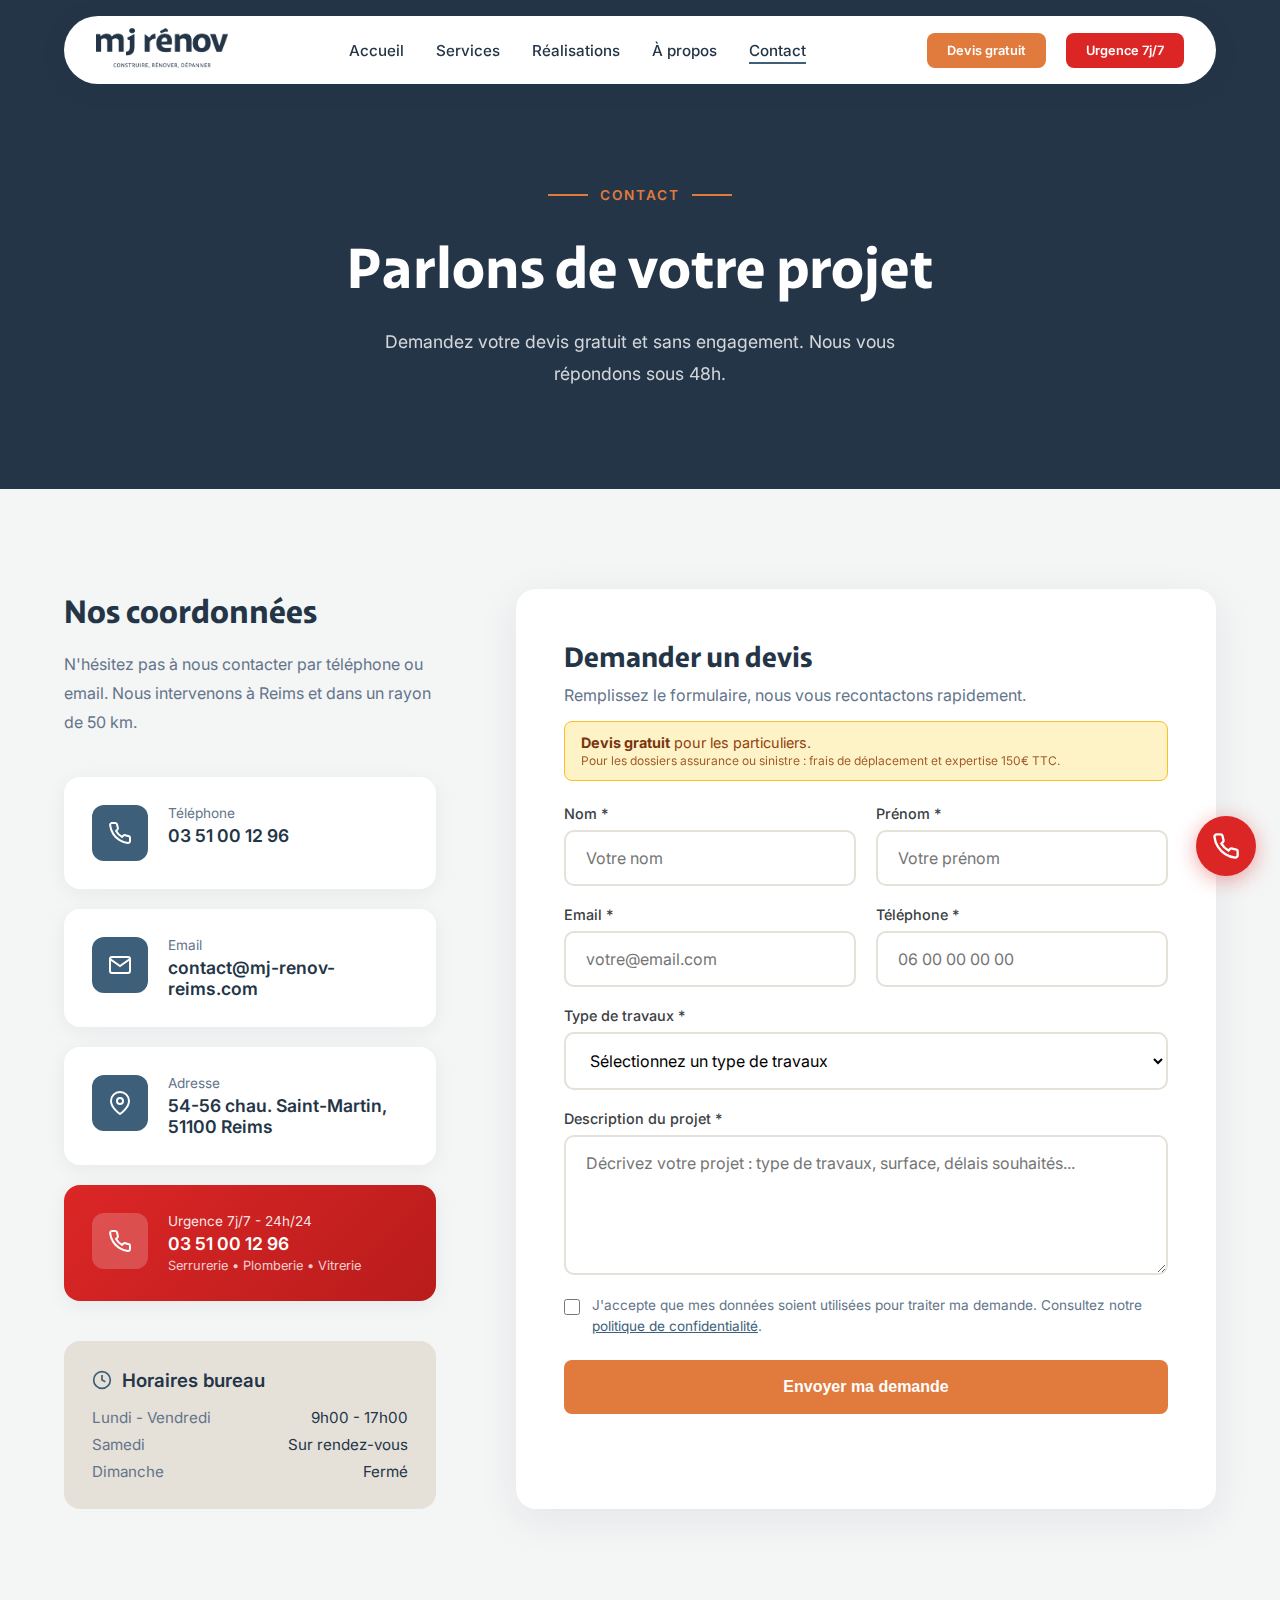
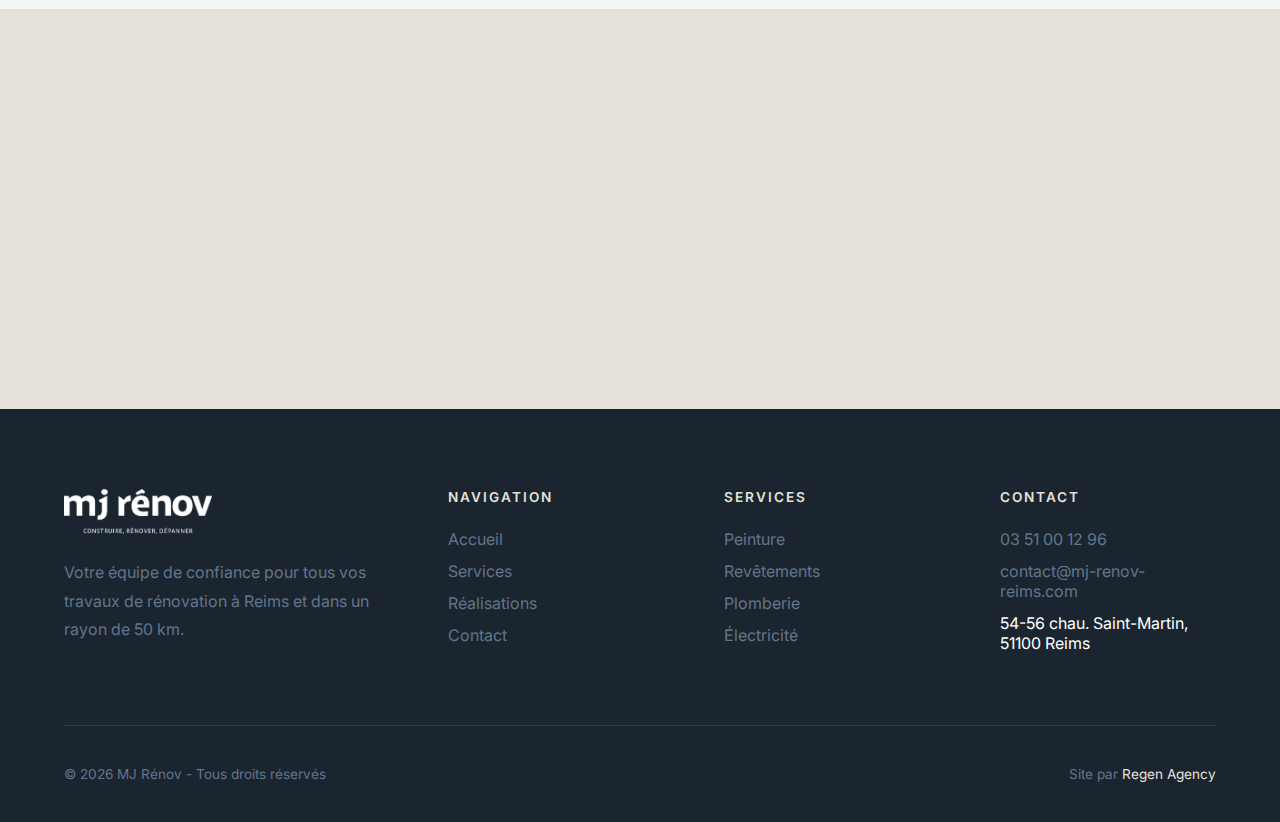
<file: contact.html>
<!DOCTYPE html>
<html lang="fr">
<head>
    <meta charset="UTF-8">
    <meta name="viewport" content="width=device-width, initial-scale=1.0">
    <title>Contact - MJ Rénov | Devis Gratuit Rénovation Reims</title>
    <meta name="description" content="Contactez MJ Rénov pour un devis gratuit. Entreprise de rénovation à Reims : peinture, carrelage, plomberie, électricité. Réponse sous 48h.">
    <link rel="icon" type="image/png" href="favicon.png">
    <link rel="preconnect" href="https://fonts.googleapis.com">
    <link rel="preconnect" href="https://fonts.gstatic.com" crossorigin>
    <link href="https://fonts.googleapis.com/css2?family=Inter:wght@400;500;600;700&display=swap" rel="stylesheet">
    <style>
        @font-face {
            font-family: 'Plein';
            src: url('assets/fonts/Plein-Bold.otf') format('opentype');
            font-weight: 700;
        }

        * { margin: 0; padding: 0; box-sizing: border-box; }

        :root {
            --bleu-profond: #233547;
            --bleu-archi: #3d5f79;
            --graphite: #3b4043;
            --beige-ciment: #e5e1d9;
            --gris-pierre: #f4f5f5;
            --white: #ffffff;
            --gray: #64748b;
            --orange-cta: #e07a3d;
            --font-title: 'Plein', sans-serif;
            --font-body: 'Inter', sans-serif;
        }

        html { scroll-behavior: smooth; }
        body { font-family: var(--font-body); background: var(--gris-pierre); color: var(--bleu-profond); overflow-x: hidden; }

        /* === HEADER === */
        .header { position: fixed; width: 100%; top: 0; z-index: 100; padding: 16px 5%; transition: all 0.4s; }
        .header.scrolled { background: var(--white); box-shadow: 0 4px 30px rgba(35,53,71,0.08); }
        .header__inner { display: flex; justify-content: space-between; align-items: center; max-width: 1400px; margin: 0 auto; background: var(--white); padding: 12px 32px; border-radius: 60px; box-shadow: 0 4px 24px rgba(35,53,71,0.1); }
        .header.scrolled .header__inner { background: transparent; box-shadow: none; padding: 12px 0; }
        .logo img { height: 40px; }
        .nav { display: flex; gap: 32px; }
        .nav a { color: var(--bleu-profond); text-decoration: none; font-size: 0.95rem; font-weight: 500; position: relative; padding: 8px 0; }
        .nav a::after { content: ''; position: absolute; bottom: 4px; left: 0; width: 0; height: 2px; background: var(--bleu-archi); transition: width 0.3s; }
        .nav a:hover::after, .nav a.active::after { width: 100%; }
        .nav__urgence { display: none; background: #dc2626; color: var(--white) !important; padding: 12px 24px !important; border-radius: 8px; animation: pulse-urgence 2s infinite; margin-top: 8px; }
        .nav__urgence::after { display: none !important; }
        @keyframes pulse-urgence { 0%, 100% { box-shadow: 0 0 0 0 rgba(220, 38, 38, 0.4); } 50% { box-shadow: 0 0 0 8px rgba(220, 38, 38, 0); } }
        .header__cta { display: flex; align-items: center; gap: 20px; }
        .header__phone { color: var(--bleu-profond); text-decoration: none; font-weight: 600; font-size: 0.85rem; }

        .btn { padding: 14px 28px; font-weight: 600; font-size: 0.85rem; text-decoration: none; border-radius: 8px; transition: all 0.3s; display: inline-flex; align-items: center; justify-content: center; gap: 10px; border: none; cursor: pointer; }
        .btn--primary { background: var(--orange-cta); color: var(--white); }
        .btn--primary:hover { background: #c96a2f; transform: translateY(-2px); box-shadow: 0 8px 20px rgba(224,122,61,0.3); }
        .btn--sm { padding: 10px 20px; font-size: 0.8rem; }
        .btn--urgence { background: #dc2626; color: var(--white); animation: pulse-urgence 2s infinite; }
        .btn--urgence:hover { background: #b91c1c; transform: translateY(-2px); box-shadow: 0 8px 20px rgba(220, 38, 38, 0.3); }
        .btn--lg { padding: 18px 36px; font-size: 1rem; }

        /* === PAGE HEADER === */
        .page-header { padding: 180px 5% 100px; background: var(--bleu-profond); color: var(--white); text-align: center; }
        .page-header__tag { display: inline-flex; align-items: center; gap: 12px; margin-bottom: 24px; }
        .page-header__tag-line { width: 40px; height: 2px; background: var(--orange-cta); }
        .page-header__tag-text { font-size: 0.85rem; font-weight: 600; text-transform: uppercase; letter-spacing: 2px; color: var(--orange-cta); }
        .page-header__title { font-family: var(--font-title); font-size: 3.5rem; margin-bottom: 20px; }
        .page-header__text { font-size: 1.1rem; opacity: 0.8; max-width: 600px; margin: 0 auto; line-height: 1.8; }

        /* === CONTACT === */
        .contact { padding: 100px 5%; }
        .contact__inner { max-width: 1200px; margin: 0 auto; display: grid; grid-template-columns: 1fr 1.2fr; gap: 80px; }

        .contact__info { }
        .contact__info-title { font-family: var(--font-title); font-size: 2rem; margin-bottom: 16px; }
        .contact__info-text { color: var(--gray); line-height: 1.8; margin-bottom: 40px; }

        .contact__cards { display: flex; flex-direction: column; gap: 20px; }
        .contact-card { display: flex; align-items: flex-start; gap: 20px; padding: 28px; background: var(--white); border-radius: 16px; box-shadow: 0 4px 20px rgba(35,53,71,0.06); }
        .contact-card__icon { width: 56px; height: 56px; display: flex; align-items: center; justify-content: center; background: var(--bleu-archi); color: var(--white); border-radius: 12px; flex-shrink: 0; }
        .contact-card__content { }
        .contact-card__label { font-size: 0.85rem; color: var(--gray); margin-bottom: 4px; }
        .contact-card__value { font-weight: 600; font-size: 1.1rem; color: var(--bleu-profond); }
        .contact-card__value a { color: inherit; text-decoration: none; }
        .contact-card__value a:hover { color: var(--bleu-archi); }
        .contact-card__sub { font-size: 0.8rem; color: var(--gray); margin-top: 4px; }

        .contact-card--urgence { background: linear-gradient(135deg, #dc2626 0%, #b91c1c 100%); }
        .contact-card--urgence .contact-card__icon { background: rgba(255,255,255,0.2); }
        .contact-card--urgence .contact-card__label { color: rgba(255,255,255,0.9); }
        .contact-card--urgence .contact-card__value { color: var(--white); }
        .contact-card--urgence .contact-card__value a { color: var(--white); }
        .contact-card--urgence .contact-card__value a:hover { color: var(--beige-ciment); }
        .contact-card--urgence .contact-card__sub { color: rgba(255,255,255,0.8); }

        .contact__hours { margin-top: 40px; padding: 28px; background: var(--beige-ciment); border-radius: 16px; }
        .contact__hours-title { font-weight: 600; margin-bottom: 16px; display: flex; align-items: center; gap: 10px; }
        .contact__hours-title svg { color: var(--bleu-archi); }
        .contact__hours-list { display: flex; flex-direction: column; gap: 8px; }
        .contact__hours-item { display: flex; justify-content: space-between; font-size: 0.95rem; }
        .contact__hours-item span:first-child { color: var(--gray); }

        /* === FORM === */
        .contact__form { background: var(--white); padding: 48px; border-radius: 20px; box-shadow: 0 10px 40px rgba(35,53,71,0.08); }
        .form__title { font-family: var(--font-title); font-size: 1.75rem; margin-bottom: 8px; }
        .form__subtitle { color: var(--gray); margin-bottom: 16px; }
        .form__notice { background: #fef3c7; border: 1px solid #fbbf24; border-radius: 8px; padding: 12px 16px; margin-bottom: 24px; font-size: 0.9rem; color: #92400e; }
        .form__notice strong { color: #78350f; }
        .form__notice small { opacity: 0.85; }

        .form__grid { display: grid; grid-template-columns: 1fr 1fr; gap: 20px; margin-bottom: 20px; }
        .form__group { display: flex; flex-direction: column; gap: 8px; }
        .form__group--full { grid-column: 1 / -1; }
        .form__label { font-size: 0.9rem; font-weight: 500; color: var(--graphite); }
        .form__input, .form__select, .form__textarea { padding: 16px 20px; border: 2px solid var(--beige-ciment); border-radius: 10px; font-size: 1rem; font-family: inherit; transition: border-color 0.3s, box-shadow 0.3s; background: var(--white); }
        .form__input:focus, .form__select:focus, .form__textarea:focus { outline: none; border-color: var(--bleu-archi); box-shadow: 0 0 0 4px rgba(61,95,121,0.1); }
        .form__textarea { resize: vertical; min-height: 140px; }
        .form__select { cursor: pointer; }

        .form__checkbox { display: flex; align-items: flex-start; gap: 12px; margin-bottom: 24px; }
        .form__checkbox input { width: 20px; height: 20px; margin-top: 2px; cursor: pointer; }
        .form__checkbox label { font-size: 0.85rem; color: var(--gray); line-height: 1.5; }
        .form__checkbox a { color: var(--bleu-archi); }

        .form__submit { width: 100%; }

        /* === MAP === */
        .map { height: 400px; background: var(--beige-ciment); }
        .map iframe { width: 100%; height: 100%; border: 0; }

        /* === FOOTER === */
        .footer { background: #1a2530; color: var(--white); padding: 80px 5% 40px; }
        .footer__grid { display: grid; grid-template-columns: 1.5fr 1fr 1fr 1fr; gap: 60px; max-width: 1400px; margin: 0 auto 60px; }
        .footer__logo img { height: 45px; filter: brightness(0) invert(1); margin-bottom: 20px; }
        .footer__about { color: var(--gray); line-height: 1.8; }
        .footer h4 { font-size: 0.85rem; font-weight: 600; text-transform: uppercase; letter-spacing: 2px; color: var(--beige-ciment); margin-bottom: 24px; }
        .footer ul { list-style: none; }
        .footer ul li { margin-bottom: 12px; }
        .footer a { color: var(--gray); text-decoration: none; transition: color 0.3s; }
        .footer a:hover { color: var(--beige-ciment); }
        .footer__bottom { max-width: 1400px; margin: 0 auto; padding-top: 40px; border-top: 1px solid rgba(255,255,255,0.1); display: flex; justify-content: space-between; font-size: 0.85rem; color: var(--gray); }
        .footer__bottom a { color: var(--beige-ciment); }

        /* === FLOATING PHONE === */
        .floating-phone { position: fixed; bottom: 24px; right: 24px; z-index: 999; width: 60px; height: 60px; background: #dc2626; border-radius: 50%; display: flex; align-items: center; justify-content: center; color: white; text-decoration: none; box-shadow: 0 4px 20px rgba(220, 38, 38, 0.4); animation: pulse-urgence 2s infinite; transition: transform 0.3s; }
        .floating-phone:hover { transform: scale(1.1); }
        .floating-phone__tooltip { position: absolute; right: 70px; background: #dc2626; color: white; padding: 8px 16px; border-radius: 8px; font-size: 0.85rem; font-weight: 600; white-space: nowrap; opacity: 0; transition: opacity 0.3s; pointer-events: none; }
        .floating-phone:hover .floating-phone__tooltip { opacity: 1; }

        /* === MENU BURGER === */
        .menu-toggle { display: none; flex-direction: column; justify-content: center; gap: 5px; width: 28px; height: 28px; cursor: pointer; z-index: 1001; }
        .menu-toggle span { display: block; width: 100%; height: 2px; background: var(--bleu-profond); transition: all 0.3s; }
        .menu-toggle.active span:nth-child(1) { transform: rotate(45deg) translate(5px, 5px); }
        .menu-toggle.active span:nth-child(2) { opacity: 0; }
        .menu-toggle.active span:nth-child(3) { transform: rotate(-45deg) translate(5px, -5px); }

        /* === RESPONSIVE === */
        @media (max-width: 1024px) {
            .contact__inner { grid-template-columns: 1fr; gap: 60px; }
            .page-header__title { font-size: 2.5rem; }
            .footer__grid { grid-template-columns: 1fr 1fr; }
        }
        @media (max-width: 768px) {
            .header { padding: 12px 4%; }
            .header__inner { padding: 10px 16px; border-radius: 40px; }
            .logo img { height: 32px; }
            .menu-toggle { display: flex; }
            .nav { position: fixed; top: 0; left: 0; right: 0; bottom: 0; background: var(--white); flex-direction: column; justify-content: center; align-items: center; gap: 24px; opacity: 0; visibility: hidden; transition: all 0.3s; z-index: 1000; }
            .nav.active { opacity: 1; visibility: visible; }
            .nav a { font-size: 1.25rem; padding: 12px 0; }
            .header__cta { display: none; }
            .nav__urgence { display: inline-flex; }
            .page-header { padding: 120px 5% 50px; }
            .page-header__title { font-size: 1.75rem; }
            .contact { padding: 50px 5%; }
            .contact__info-title { font-size: 1.5rem; }
            .contact__info-text { font-size: 0.95rem; }
            .contact__cards { gap: 16px; }
            .contact-card { padding: 20px; }
            .contact__form { padding: 28px 20px; }
            .contact__form-title { font-size: 1.5rem; }
            .form__grid { grid-template-columns: 1fr; gap: 16px; }
            .form__group input, .form__group select, .form__group textarea { font-size: 16px; }
            .map iframe { height: 250px; }
            .footer { padding: 48px 5% 24px; }
            .footer__grid { grid-template-columns: 1fr; text-align: center; gap: 32px; }
            .footer__bottom { flex-direction: column; gap: 12px; text-align: center; padding-top: 24px; }
        }
        @media (max-width: 480px) {
            .page-header__title { font-size: 1.5rem; }
            .contact__info-title { font-size: 1.35rem; }
            .contact__form-title { font-size: 1.35rem; }
        }
    </style>
</head>
<body>

    <header class="header" id="header">
        <div class="header__inner">
            <a href="index.html" class="logo"><img src="assets/images/logo.png" alt="MJ Rénov"></a>
            <nav class="nav" id="nav">
                <a href="index.html">Accueil</a>
                <a href="services.html">Services</a>
                <a href="realisations.html">Réalisations</a>
                <a href="a-propos.html">À propos</a>
                <a href="contact.html" class="active">Contact</a>
                <a href="depannage.html" class="nav__urgence">Urgence 7j/7</a>
            </nav>
            <div class="header__cta">
                <a href="contact.html" class="btn btn--primary btn--sm">Devis gratuit</a>
                <a href="depannage.html" class="btn btn--urgence btn--sm">Urgence 7j/7</a>
            </div>
            <div class="menu-toggle" id="menuToggle">
                <span></span>
                <span></span>
                <span></span>
            </div>
        </div>
    </header>

    <section class="page-header">
        <div class="page-header__tag">
            <span class="page-header__tag-line"></span>
            <span class="page-header__tag-text">Contact</span>
            <span class="page-header__tag-line"></span>
        </div>
        <h1 class="page-header__title">Parlons de votre projet</h1>
        <p class="page-header__text">Demandez votre devis gratuit et sans engagement. Nous vous répondons sous 48h.</p>
    </section>

    <section class="contact">
        <div class="contact__inner">
            <div class="contact__info">
                <h2 class="contact__info-title">Nos coordonnées</h2>
                <p class="contact__info-text">N'hésitez pas à nous contacter par téléphone ou email. Nous intervenons à Reims et dans un rayon de 50 km.</p>

                <div class="contact__cards">
                    <div class="contact-card">
                        <div class="contact-card__icon">
                            <svg width="24" height="24" viewBox="0 0 24 24" fill="none" stroke="currentColor" stroke-width="2"><path d="M22 16.92v3a2 2 0 0 1-2.18 2 19.79 19.79 0 0 1-8.63-3.07 19.5 19.5 0 0 1-6-6 19.79 19.79 0 0 1-3.07-8.67A2 2 0 0 1 4.11 2h3a2 2 0 0 1 2 1.72 12.84 12.84 0 0 0 .7 2.81 2 2 0 0 1-.45 2.11L8.09 9.91a16 16 0 0 0 6 6l1.27-1.27a2 2 0 0 1 2.11-.45 12.84 12.84 0 0 0 2.81.7A2 2 0 0 1 22 16.92z"></path></svg>
                        </div>
                        <div class="contact-card__content">
                            <div class="contact-card__label">Téléphone</div>
                            <div class="contact-card__value"><a href="tel:0351001296">03 51 00 12 96</a></div>
                        </div>
                    </div>

                    <div class="contact-card">
                        <div class="contact-card__icon">
                            <svg width="24" height="24" viewBox="0 0 24 24" fill="none" stroke="currentColor" stroke-width="2"><path d="M4 4h16c1.1 0 2 .9 2 2v12c0 1.1-.9 2-2 2H4c-1.1 0-2-.9-2-2V6c0-1.1.9-2 2-2z"></path><polyline points="22,6 12,13 2,6"></polyline></svg>
                        </div>
                        <div class="contact-card__content">
                            <div class="contact-card__label">Email</div>
                            <div class="contact-card__value"><a href="mailto:contact@mj-renov-reims.com">contact@mj-renov-reims.com</a></div>
                        </div>
                    </div>

                    <div class="contact-card">
                        <div class="contact-card__icon">
                            <svg width="24" height="24" viewBox="0 0 24 24" fill="none" stroke="currentColor" stroke-width="2"><path d="M21 10c0 7-9 13-9 13s-9-6-9-13a9 9 0 0 1 18 0z"></path><circle cx="12" cy="10" r="3"></circle></svg>
                        </div>
                        <div class="contact-card__content">
                            <div class="contact-card__label">Adresse</div>
                            <div class="contact-card__value">54-56 chau. Saint-Martin, 51100 Reims</div>
                        </div>
                    </div>

                    <div class="contact-card contact-card--urgence">
                        <div class="contact-card__icon">
                            <svg width="24" height="24" viewBox="0 0 24 24" fill="none" stroke="currentColor" stroke-width="2"><path d="M22 16.92v3a2 2 0 0 1-2.18 2 19.79 19.79 0 0 1-8.63-3.07 19.5 19.5 0 0 1-6-6 19.79 19.79 0 0 1-3.07-8.67A2 2 0 0 1 4.11 2h3a2 2 0 0 1 2 1.72 12.84 12.84 0 0 0 .7 2.81 2 2 0 0 1-.45 2.11L8.09 9.91a16 16 0 0 0 6 6l1.27-1.27a2 2 0 0 1 2.11-.45 12.84 12.84 0 0 0 2.81.7A2 2 0 0 1 22 16.92z"></path></svg>
                        </div>
                        <div class="contact-card__content">
                            <div class="contact-card__label">Urgence 7j/7 - 24h/24</div>
                            <div class="contact-card__value"><a href="tel:0351001296">03 51 00 12 96</a></div>
                            <div class="contact-card__sub">Serrurerie • Plomberie • Vitrerie</div>
                        </div>
                    </div>
                </div>

                <div class="contact__hours">
                    <h3 class="contact__hours-title">
                        <svg width="20" height="20" viewBox="0 0 24 24" fill="none" stroke="currentColor" stroke-width="2"><circle cx="12" cy="12" r="10"></circle><polyline points="12 6 12 12 16 14"></polyline></svg>
                        Horaires bureau
                    </h3>
                    <div class="contact__hours-list">
                        <div class="contact__hours-item">
                            <span>Lundi - Vendredi</span>
                            <span>9h00 - 17h00</span>
                        </div>
                        <div class="contact__hours-item">
                            <span>Samedi</span>
                            <span>Sur rendez-vous</span>
                        </div>
                        <div class="contact__hours-item">
                            <span>Dimanche</span>
                            <span>Fermé</span>
                        </div>
                    </div>
                </div>
            </div>

            <div class="contact__form">
                <h2 class="form__title">Demander un devis</h2>
                <p class="form__subtitle">Remplissez le formulaire, nous vous recontactons rapidement.</p>
                <div class="form__notice">
                    <strong>Devis gratuit</strong> pour les particuliers.<br>
                    <small>Pour les dossiers assurance ou sinistre : frais de déplacement et expertise 150€ TTC.</small>
                </div>

                <form action="#" method="POST">
                    <div class="form__grid">
                        <div class="form__group">
                            <label class="form__label" for="nom">Nom *</label>
                            <input type="text" id="nom" name="nom" class="form__input" required placeholder="Votre nom">
                        </div>
                        <div class="form__group">
                            <label class="form__label" for="prenom">Prénom *</label>
                            <input type="text" id="prenom" name="prenom" class="form__input" required placeholder="Votre prénom">
                        </div>
                        <div class="form__group">
                            <label class="form__label" for="email">Email *</label>
                            <input type="email" id="email" name="email" class="form__input" required placeholder="votre@email.com">
                        </div>
                        <div class="form__group">
                            <label class="form__label" for="telephone">Téléphone *</label>
                            <input type="tel" id="telephone" name="telephone" class="form__input" required placeholder="06 00 00 00 00">
                        </div>
                        <div class="form__group form__group--full">
                            <label class="form__label" for="service">Type de travaux *</label>
                            <select id="service" name="service" class="form__select" required>
                                <option value="">Sélectionnez un type de travaux</option>
                                <option value="peinture">Peinture</option>
                                <option value="carrelage">Carrelage / Revêtements</option>
                                <option value="plomberie">Plomberie</option>
                                <option value="electricite">Électricité</option>
                                <option value="renovation">Rénovation complète</option>
                                <option value="autre">Autre</option>
                            </select>
                        </div>
                        <div class="form__group form__group--full">
                            <label class="form__label" for="message">Description du projet *</label>
                            <textarea id="message" name="message" class="form__textarea" required placeholder="Décrivez votre projet : type de travaux, surface, délais souhaités..."></textarea>
                        </div>
                    </div>

                    <div class="form__checkbox">
                        <input type="checkbox" id="rgpd" name="rgpd" required>
                        <label for="rgpd">J'accepte que mes données soient utilisées pour traiter ma demande. Consultez notre <a href="#">politique de confidentialité</a>.</label>
                    </div>

                    <button type="submit" class="btn btn--primary btn--lg form__submit">Envoyer ma demande</button>
                </form>
            </div>
        </div>
    </section>

    <section class="map">
        <iframe src="https://www.google.com/maps/embed?pb=!1m18!1m12!1m3!1d2618.123456789!2d4.0297!3d49.2583!2m3!1f0!2f0!3f0!3m2!1i1024!2i768!4f13.1!3m3!1m2!1s0x0%3A0x0!2zNDnCsDE1JzI5LjkiTiA0wrAwMSc0Ni45IkU!5e0!3m2!1sfr!2sfr!4v1234567890" allowfullscreen="" loading="lazy" referrerpolicy="no-referrer-when-downgrade"></iframe>
    </section>

    <a href="tel:0351001296" class="floating-phone" aria-label="Appeler MJ Rénov - Urgence">
        <svg width="28" height="28" viewBox="0 0 24 24" fill="none" stroke="currentColor" stroke-width="2"><path d="M22 16.92v3a2 2 0 0 1-2.18 2 19.79 19.79 0 0 1-8.63-3.07 19.5 19.5 0 0 1-6-6 19.79 19.79 0 0 1-3.07-8.67A2 2 0 0 1 4.11 2h3a2 2 0 0 1 2 1.72 12.84 12.84 0 0 0 .7 2.81 2 2 0 0 1-.45 2.11L8.09 9.91a16 16 0 0 0 6 6l1.27-1.27a2 2 0 0 1 2.11-.45 12.84 12.84 0 0 0 2.81.7A2 2 0 0 1 22 16.92z"></path></svg>
        <span class="floating-phone__tooltip">03 51 00 12 96</span>
    </a>

    <footer class="footer">
        <div class="footer__grid">
            <div>
                <div class="footer__logo"><img src="assets/images/logo.png" alt="MJ Rénov"></div>
                <p class="footer__about">Votre équipe de confiance pour tous vos travaux de rénovation à Reims et dans un rayon de 50 km.</p>
            </div>
            <div>
                <h4>Navigation</h4>
                <ul>
                    <li><a href="index.html">Accueil</a></li>
                    <li><a href="services.html">Services</a></li>
                    <li><a href="realisations.html">Réalisations</a></li>
                    <li><a href="contact.html">Contact</a></li>
                </ul>
            </div>
            <div>
                <h4>Services</h4>
                <ul>
                    <li><a href="services.html#peinture">Peinture</a></li>
                    <li><a href="services.html#revetements">Revêtements</a></li>
                    <li><a href="services.html#plomberie">Plomberie</a></li>
                    <li><a href="services.html#electricite">Électricité</a></li>
                </ul>
            </div>
            <div>
                <h4>Contact</h4>
                <ul>
                    <li><a href="tel:0351001296">03 51 00 12 96</a></li>
                    <li><a href="mailto:contact@mj-renov-reims.com">contact@mj-renov-reims.com</a></li>
                    <li>54-56 chau. Saint-Martin, 51100 Reims</li>
                </ul>
            </div>
        </div>
        <div class="footer__bottom">
            <p>© 2026 MJ Rénov - Tous droits réservés</p>
            <p>Site par <a href="https://regen-agency.fr">Regen Agency</a></p>
        </div>
    </footer>

    <script>
        window.addEventListener('scroll', () => {
            const header = document.getElementById('header');
            header.classList.toggle('scrolled', window.scrollY > 50);
        });

        const menuToggle = document.getElementById('menuToggle');
        const nav = document.getElementById('nav');
        menuToggle.addEventListener('click', () => {
            menuToggle.classList.toggle('active');
            nav.classList.toggle('active');
            document.body.style.overflow = nav.classList.contains('active') ? 'hidden' : '';
        });
        nav.querySelectorAll('a').forEach(link => {
            link.addEventListener('click', () => {
                menuToggle.classList.remove('active');
                nav.classList.remove('active');
                document.body.style.overflow = '';
            });
        });
    </script>

</body>
</html>
</file>
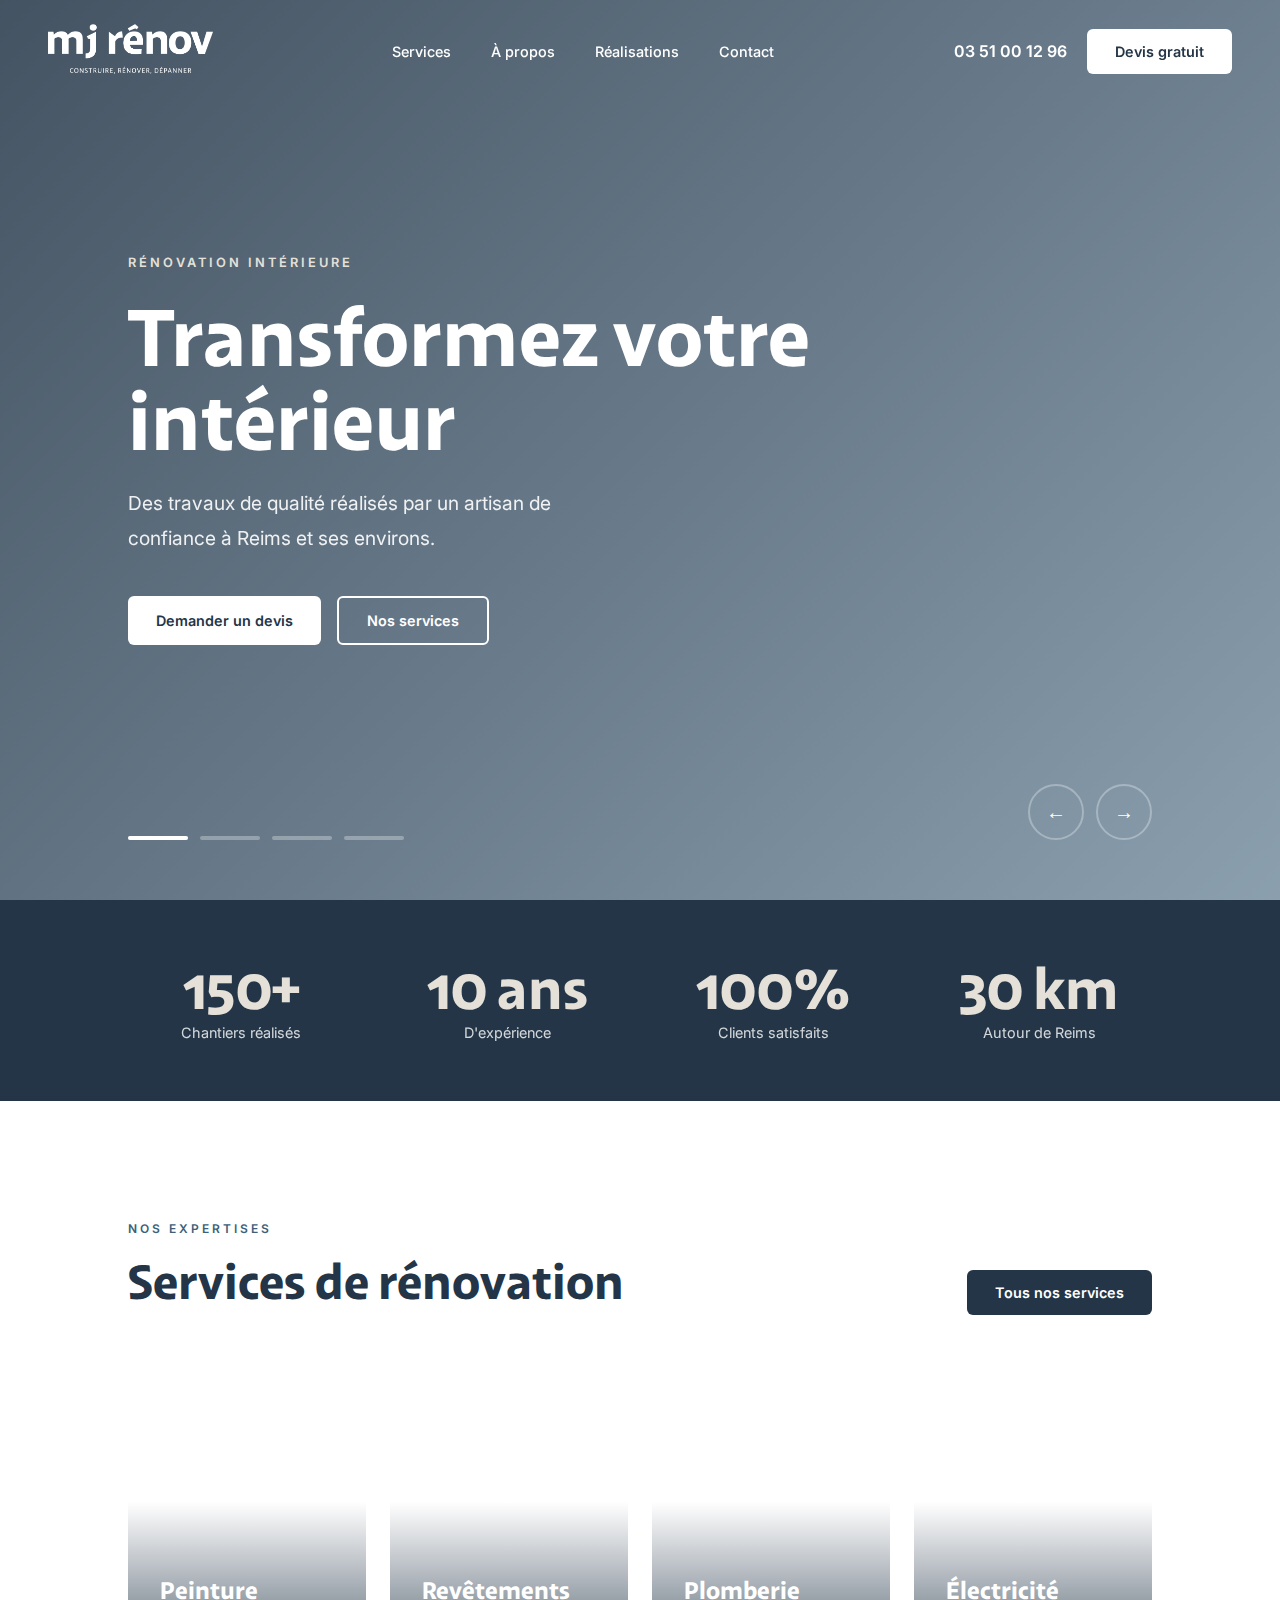
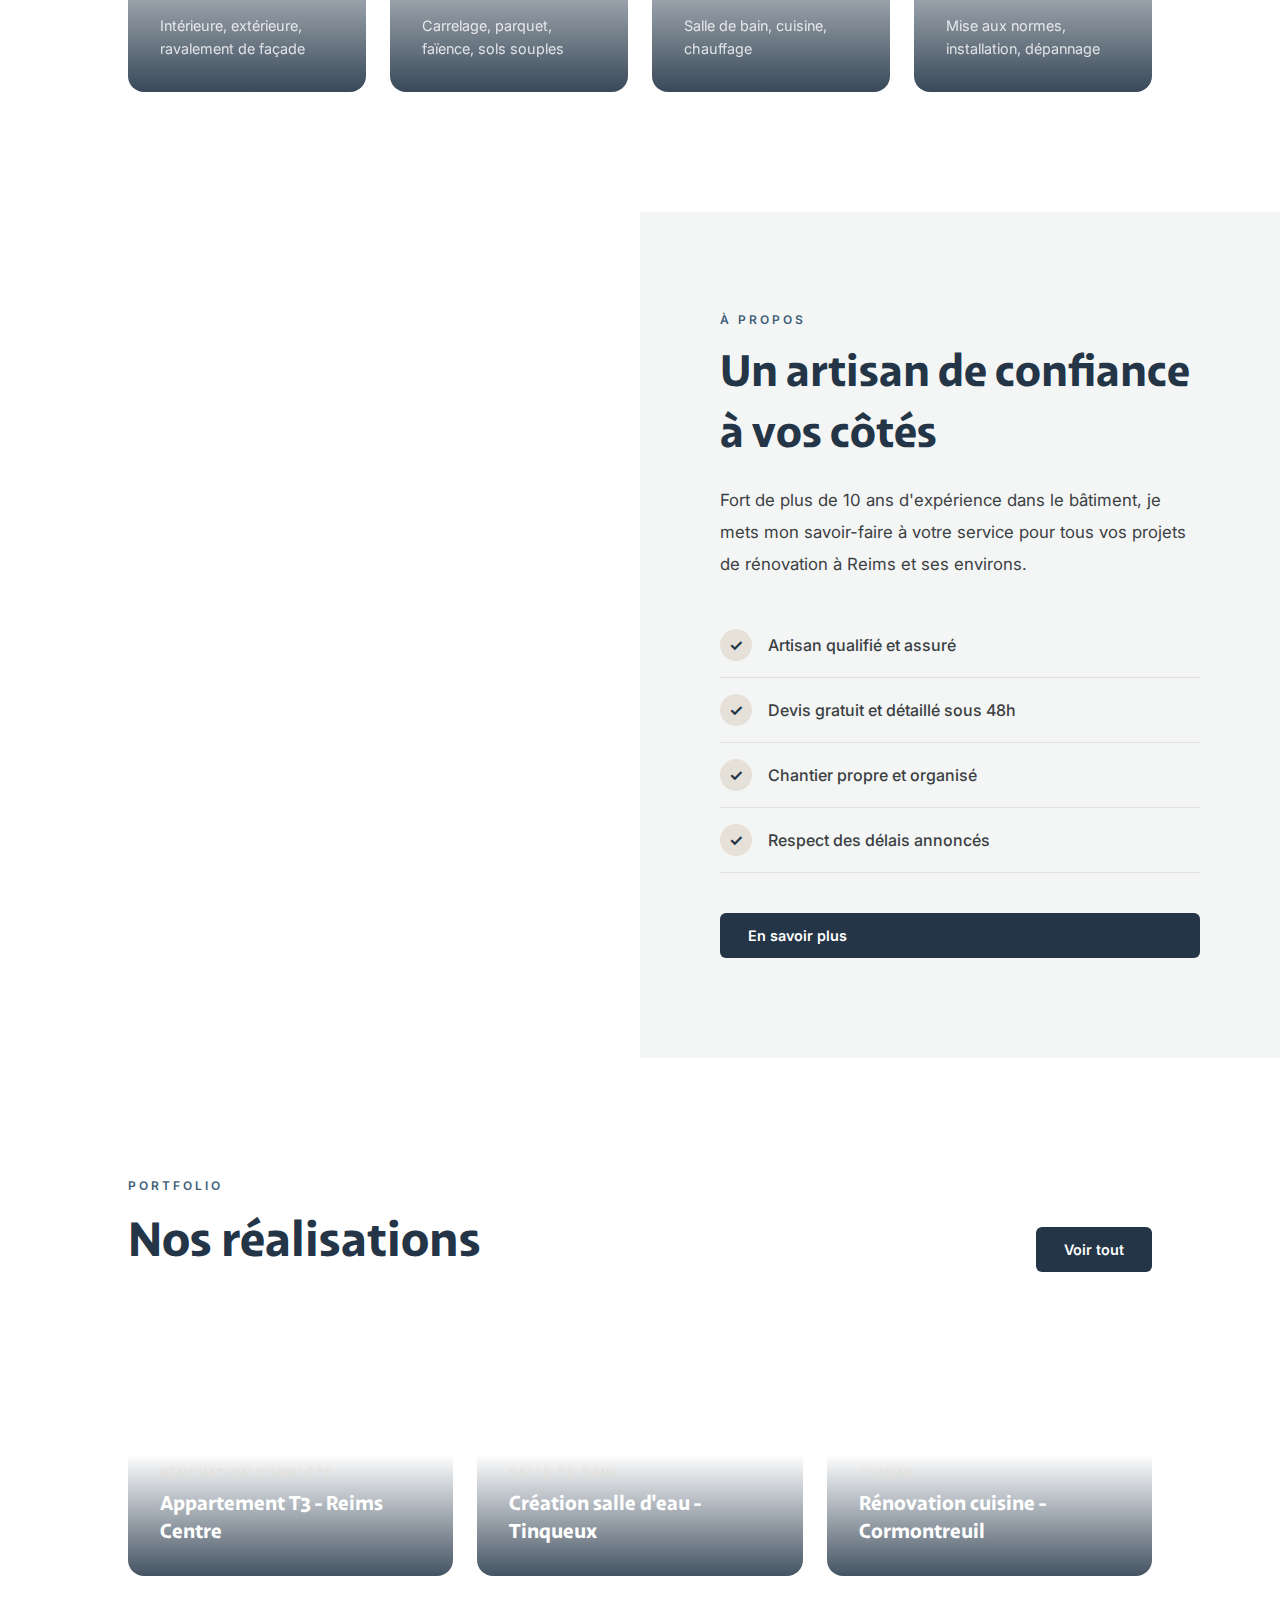
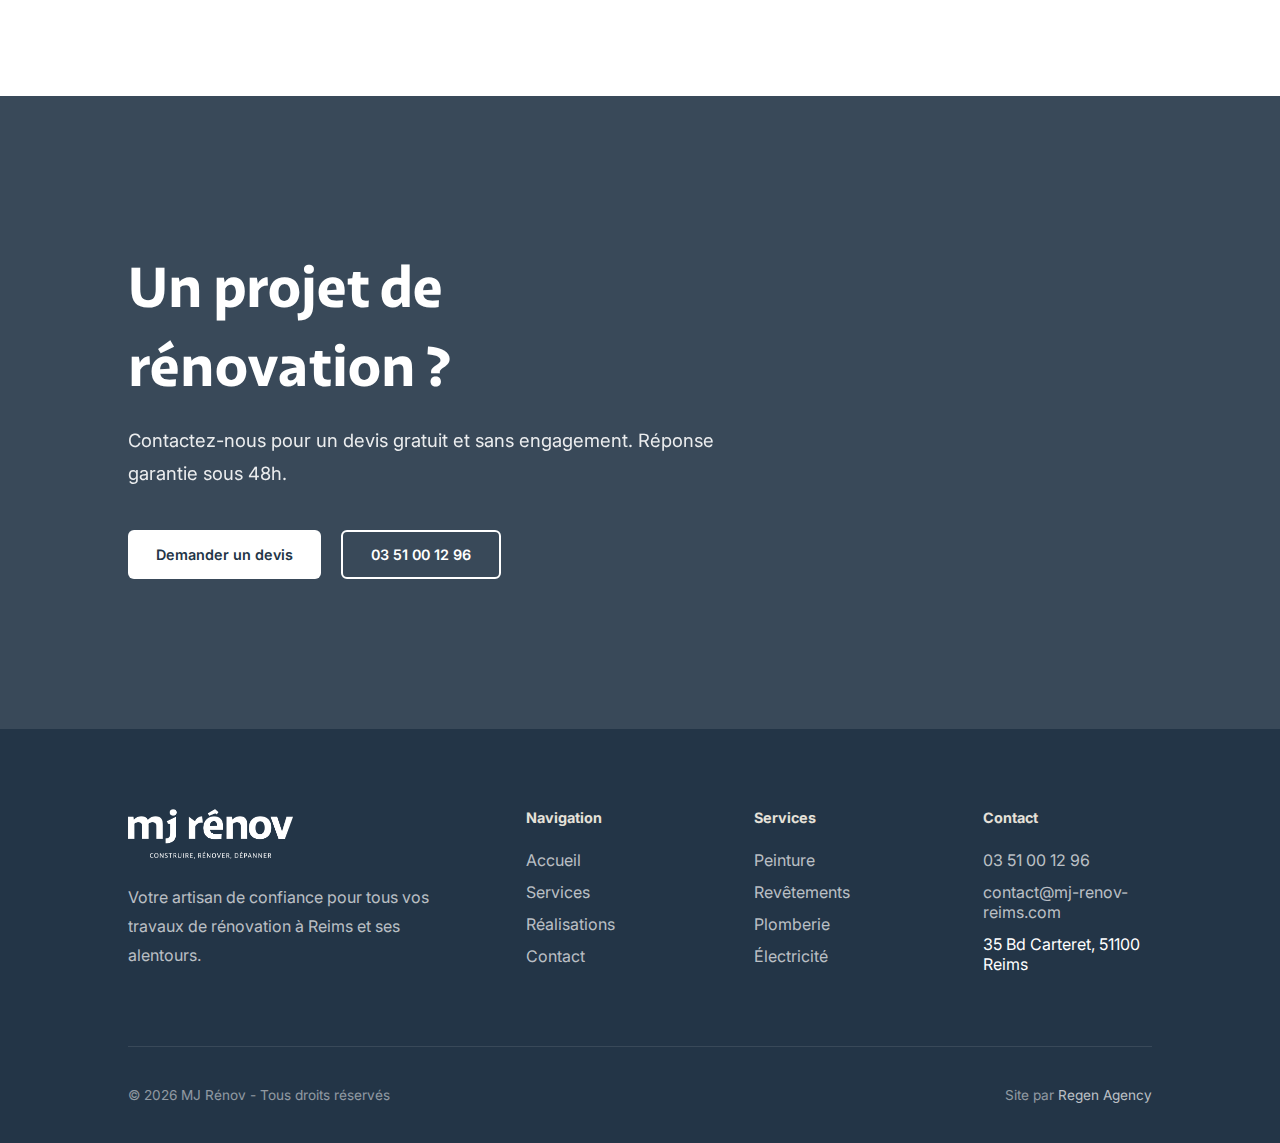
<file: demo-1-slider.html>
<!DOCTYPE html>
<html lang="fr">
<head>
    <meta charset="UTF-8">
    <meta name="viewport" content="width=device-width, initial-scale=1.0">
    <title>MJ Rénov - Demo 1 : Slider Hero</title>
    <link rel="icon" type="image/png" href="favicon.png">
    <link rel="preconnect" href="https://fonts.googleapis.com">
    <link rel="preconnect" href="https://fonts.gstatic.com" crossorigin>
    <link href="https://fonts.googleapis.com/css2?family=Inter:wght@400;500;600;700&display=swap" rel="stylesheet">
    <style>
        @font-face {
            font-family: 'Plein';
            src: url('assets/fonts/Plein-Bold.otf') format('opentype');
            font-weight: 700;
        }

        * { margin: 0; padding: 0; box-sizing: border-box; }

        :root {
            --bleu-profond: #233547;
            --bleu-archi: #3d5f79;
            --graphite: #3b4043;
            --beige-ciment: #e5e1d9;
            --gris-pierre: #f4f5f5;
            --white: #ffffff;
            --font-title: 'Plein', sans-serif;
            --font-body: 'Inter', sans-serif;
        }

        body {
            font-family: var(--font-body);
            color: var(--graphite);
            overflow-x: hidden;
        }

        /* === HEADER TRANSPARENT === */
        .header {
            position: fixed;
            width: 100%;
            top: 0;
            z-index: 100;
            padding: 24px 48px;
            display: flex;
            justify-content: space-between;
            align-items: center;
            transition: all 0.4s;
        }

        .header.scrolled {
            background: rgba(255,255,255,0.95);
            backdrop-filter: blur(10px);
            padding: 16px 48px;
            box-shadow: 0 4px 30px rgba(0,0,0,0.1);
        }

        .logo img {
            height: 50px;
            filter: brightness(0) invert(1);
            transition: filter 0.4s;
        }

        .header.scrolled .logo img {
            filter: none;
        }

        .nav {
            display: flex;
            gap: 40px;
        }

        .nav a {
            color: var(--white);
            text-decoration: none;
            font-weight: 500;
            font-size: 0.9rem;
            transition: all 0.3s;
        }

        .header.scrolled .nav a {
            color: var(--graphite);
        }

        .nav a:hover {
            opacity: 0.7;
        }

        .header__cta {
            display: flex;
            align-items: center;
            gap: 20px;
        }

        .header__phone {
            color: var(--white);
            text-decoration: none;
            font-weight: 600;
            transition: color 0.4s;
        }

        .header.scrolled .header__phone {
            color: var(--graphite);
        }

        .btn {
            padding: 14px 28px;
            font-weight: 600;
            font-size: 0.9rem;
            text-decoration: none;
            border-radius: 6px;
            transition: all 0.3s;
            display: inline-flex;
            align-items: center;
            gap: 8px;
        }

        .btn--white {
            background: var(--white);
            color: var(--bleu-profond);
        }

        .btn--white:hover {
            background: var(--beige-ciment);
            transform: translateY(-2px);
        }

        .btn--primary {
            background: var(--bleu-profond);
            color: var(--white);
        }

        .btn--primary:hover {
            background: var(--bleu-archi);
        }

        /* === HERO SLIDER === */
        .hero-slider {
            position: relative;
            height: 100vh;
            overflow: hidden;
        }

        .slide {
            position: absolute;
            inset: 0;
            opacity: 0;
            transition: opacity 1s ease-in-out;
        }

        .slide.active {
            opacity: 1;
        }

        .slide__bg {
            position: absolute;
            inset: 0;
            background-size: cover;
            background-position: center;
            transform: scale(1.1);
            transition: transform 6s ease-out;
        }

        .slide.active .slide__bg {
            transform: scale(1);
        }

        .slide:nth-child(1) .slide__bg {
            background-image: url('https://images.unsplash.com/photo-1562259949-e8e7689d7828?w=1920&q=80');
        }
        .slide:nth-child(2) .slide__bg {
            background-image: url('https://images.unsplash.com/photo-1484154218962-a197022b5858?w=1920&q=80');
        }
        .slide:nth-child(3) .slide__bg {
            background-image: url('https://images.unsplash.com/photo-1556909114-f6e7ad7d3136?w=1920&q=80');
        }
        .slide:nth-child(4) .slide__bg {
            background-image: url('https://images.unsplash.com/photo-1585128792020-803d29415281?w=1920&q=80');
        }

        .slide__overlay {
            position: absolute;
            inset: 0;
            background: linear-gradient(135deg, rgba(35,53,71,0.85) 0%, rgba(61,95,121,0.6) 100%);
        }

        .slide__content {
            position: absolute;
            inset: 0;
            display: flex;
            flex-direction: column;
            justify-content: center;
            padding: 0 10%;
            color: var(--white);
        }

        .slide__tag {
            font-size: 0.8rem;
            font-weight: 600;
            text-transform: uppercase;
            letter-spacing: 3px;
            color: var(--beige-ciment);
            margin-bottom: 24px;
            opacity: 0;
            transform: translateY(30px);
            transition: all 0.8s 0.3s;
        }

        .slide.active .slide__tag {
            opacity: 1;
            transform: translateY(0);
        }

        .slide__title {
            font-family: var(--font-title);
            font-size: 5rem;
            font-weight: 700;
            line-height: 1.05;
            max-width: 700px;
            margin-bottom: 24px;
            opacity: 0;
            transform: translateY(50px);
            transition: all 0.8s 0.5s;
        }

        .slide.active .slide__title {
            opacity: 1;
            transform: translateY(0);
        }

        .slide__text {
            font-size: 1.2rem;
            max-width: 500px;
            opacity: 0.9;
            margin-bottom: 40px;
            line-height: 1.8;
            opacity: 0;
            transform: translateY(30px);
            transition: all 0.8s 0.7s;
        }

        .slide.active .slide__text {
            opacity: 0.9;
            transform: translateY(0);
        }

        .slide__cta {
            display: flex;
            gap: 16px;
            opacity: 0;
            transform: translateY(30px);
            transition: all 0.8s 0.9s;
        }

        .slide.active .slide__cta {
            opacity: 1;
            transform: translateY(0);
        }

        .btn--outline-white {
            background: transparent;
            color: var(--white);
            border: 2px solid var(--white);
        }

        .btn--outline-white:hover {
            background: var(--white);
            color: var(--bleu-profond);
        }

        /* Slider Navigation */
        .slider-nav {
            position: absolute;
            bottom: 60px;
            left: 10%;
            display: flex;
            gap: 12px;
            z-index: 10;
        }

        .slider-dot {
            width: 60px;
            height: 4px;
            background: rgba(255,255,255,0.3);
            border-radius: 2px;
            cursor: pointer;
            transition: all 0.3s;
            position: relative;
            overflow: hidden;
        }

        .slider-dot::after {
            content: '';
            position: absolute;
            left: 0;
            top: 0;
            height: 100%;
            width: 0;
            background: var(--white);
            transition: width 5s linear;
        }

        .slider-dot.active::after {
            width: 100%;
        }

        .slider-arrows {
            position: absolute;
            bottom: 60px;
            right: 10%;
            display: flex;
            gap: 12px;
            z-index: 10;
        }

        .slider-arrow {
            width: 56px;
            height: 56px;
            border: 2px solid rgba(255,255,255,0.3);
            background: transparent;
            color: var(--white);
            border-radius: 50%;
            cursor: pointer;
            display: flex;
            align-items: center;
            justify-content: center;
            font-size: 1.25rem;
            transition: all 0.3s;
        }

        .slider-arrow:hover {
            background: var(--white);
            color: var(--bleu-profond);
            border-color: var(--white);
        }

        /* === STATS BAR === */
        .stats-bar {
            background: var(--bleu-profond);
            padding: 60px 10%;
            display: grid;
            grid-template-columns: repeat(4, 1fr);
            gap: 40px;
        }

        .stat-item {
            text-align: center;
            color: var(--white);
        }

        .stat-item__number {
            font-family: var(--font-title);
            font-size: 3.5rem;
            font-weight: 700;
            line-height: 1;
            color: var(--beige-ciment);
        }

        .stat-item__label {
            margin-top: 8px;
            font-size: 0.9rem;
            opacity: 0.8;
        }

        /* === SERVICES === */
        .services {
            padding: 120px 10%;
            background: var(--white);
        }

        .section-header {
            display: flex;
            justify-content: space-between;
            align-items: flex-end;
            margin-bottom: 60px;
        }

        .section-tag {
            font-size: 0.75rem;
            font-weight: 600;
            text-transform: uppercase;
            letter-spacing: 3px;
            color: var(--bleu-archi);
            margin-bottom: 12px;
        }

        .section-title {
            font-family: var(--font-title);
            font-size: 3rem;
            color: var(--bleu-profond);
        }

        .services__grid {
            display: grid;
            grid-template-columns: repeat(4, 1fr);
            gap: 24px;
        }

        .service-card {
            position: relative;
            aspect-ratio: 3/4;
            border-radius: 16px;
            overflow: hidden;
            cursor: pointer;
        }

        .service-card__bg {
            position: absolute;
            inset: 0;
            background-size: cover;
            background-position: center;
            transition: transform 0.6s;
        }

        .service-card:hover .service-card__bg {
            transform: scale(1.1);
        }

        .service-card:nth-child(1) .service-card__bg {
            background-image: url('https://images.unsplash.com/photo-1589939705384-5185137a7f0f?w=600&q=80');
        }
        .service-card:nth-child(2) .service-card__bg {
            background-image: url('https://images.unsplash.com/photo-1581858726788-75bc0f6a952d?w=600&q=80');
        }
        .service-card:nth-child(3) .service-card__bg {
            background-image: url('https://images.unsplash.com/photo-1585704032915-c3400ca199e7?w=600&q=80');
        }
        .service-card:nth-child(4) .service-card__bg {
            background-image: url('https://images.unsplash.com/photo-1621905251189-08b45d6a269e?w=600&q=80');
        }

        .service-card__overlay {
            position: absolute;
            inset: 0;
            background: linear-gradient(to top, rgba(35,53,71,0.9) 0%, transparent 60%);
        }

        .service-card__content {
            position: absolute;
            bottom: 0;
            left: 0;
            right: 0;
            padding: 32px;
            color: var(--white);
        }

        .service-card__title {
            font-family: var(--font-title);
            font-size: 1.5rem;
            margin-bottom: 8px;
        }

        .service-card__text {
            font-size: 0.9rem;
            opacity: 0.8;
            line-height: 1.6;
        }

        /* === ABOUT === */
        .about {
            display: grid;
            grid-template-columns: 1fr 1fr;
            min-height: 80vh;
        }

        .about__image {
            background: url('https://images.unsplash.com/photo-1504307651254-35680f356dfd?w=1200&q=80') center/cover;
        }

        .about__content {
            padding: 100px 80px;
            background: var(--gris-pierre);
            display: flex;
            flex-direction: column;
            justify-content: center;
        }

        .about__title {
            font-family: var(--font-title);
            font-size: 2.75rem;
            color: var(--bleu-profond);
            margin-bottom: 24px;
        }

        .about__text {
            color: var(--graphite);
            line-height: 1.9;
            margin-bottom: 32px;
            font-size: 1.05rem;
        }

        .about__list {
            list-style: none;
            margin-bottom: 40px;
        }

        .about__list li {
            display: flex;
            align-items: center;
            gap: 16px;
            padding: 16px 0;
            border-bottom: 1px solid var(--beige-ciment);
            font-weight: 500;
        }

        .about__list li::before {
            content: '✓';
            width: 32px;
            height: 32px;
            display: flex;
            align-items: center;
            justify-content: center;
            background: var(--beige-ciment);
            color: var(--bleu-profond);
            border-radius: 50%;
            font-weight: 700;
        }

        /* === RÉALISATIONS === */
        .work {
            padding: 120px 10%;
            background: var(--white);
        }

        .work__grid {
            display: grid;
            grid-template-columns: repeat(3, 1fr);
            gap: 24px;
            margin-top: 60px;
        }

        .work-card {
            position: relative;
            aspect-ratio: 4/3;
            border-radius: 16px;
            overflow: hidden;
            cursor: pointer;
        }

        .work-card__bg {
            position: absolute;
            inset: 0;
            background-size: cover;
            background-position: center;
            transition: transform 0.6s;
        }

        .work-card:hover .work-card__bg {
            transform: scale(1.08);
        }

        .work-card:nth-child(1) .work-card__bg {
            background-image: url('https://images.unsplash.com/photo-1560448204-e02f11c3d0e2?w=800&q=80');
        }
        .work-card:nth-child(2) .work-card__bg {
            background-image: url('https://images.unsplash.com/photo-1552321554-5fefe8c9ef14?w=800&q=80');
        }
        .work-card:nth-child(3) .work-card__bg {
            background-image: url('https://images.unsplash.com/photo-1600566753190-17f0baa2a6c3?w=800&q=80');
        }

        .work-card__overlay {
            position: absolute;
            inset: 0;
            background: linear-gradient(to top, rgba(35,53,71,0.85) 0%, transparent 50%);
        }

        .work-card__content {
            position: absolute;
            bottom: 0;
            left: 0;
            right: 0;
            padding: 32px;
            color: var(--white);
        }

        .work-card__tag {
            font-size: 0.7rem;
            text-transform: uppercase;
            letter-spacing: 2px;
            color: var(--beige-ciment);
            margin-bottom: 8px;
        }

        .work-card__title {
            font-family: var(--font-title);
            font-size: 1.25rem;
        }

        /* === CTA === */
        .cta {
            position: relative;
            padding: 150px 10%;
            background: url('https://images.unsplash.com/photo-1600607687939-ce8a6c25118c?w=1920&q=80') center/cover;
        }

        .cta__overlay {
            position: absolute;
            inset: 0;
            background: rgba(35,53,71,0.9);
        }

        .cta__content {
            position: relative;
            z-index: 1;
            max-width: 600px;
            color: var(--white);
        }

        .cta__title {
            font-family: var(--font-title);
            font-size: 3.5rem;
            margin-bottom: 20px;
        }

        .cta__text {
            font-size: 1.15rem;
            opacity: 0.9;
            margin-bottom: 40px;
            line-height: 1.8;
        }

        .cta__buttons {
            display: flex;
            gap: 20px;
        }

        /* === FOOTER === */
        .footer {
            background: var(--bleu-profond);
            color: var(--white);
            padding: 80px 10% 40px;
        }

        .footer__grid {
            display: grid;
            grid-template-columns: 2fr 1fr 1fr 1fr;
            gap: 60px;
            margin-bottom: 60px;
        }

        .footer__logo img {
            height: 50px;
            filter: brightness(0) invert(1);
            margin-bottom: 20px;
        }

        .footer__about {
            color: rgba(255,255,255,0.7);
            line-height: 1.8;
        }

        .footer h4 {
            font-size: 0.9rem;
            margin-bottom: 24px;
            color: var(--beige-ciment);
        }

        .footer ul {
            list-style: none;
        }

        .footer ul li {
            margin-bottom: 12px;
        }

        .footer a {
            color: rgba(255,255,255,0.7);
            text-decoration: none;
            transition: color 0.3s;
        }

        .footer a:hover {
            color: var(--beige-ciment);
        }

        .footer__bottom {
            padding-top: 40px;
            border-top: 1px solid rgba(255,255,255,0.1);
            display: flex;
            justify-content: space-between;
            font-size: 0.85rem;
            color: rgba(255,255,255,0.5);
        }

        /* === RESPONSIVE === */
        @media (max-width: 1024px) {
            .slide__title { font-size: 3.5rem; }
            .stats-bar { grid-template-columns: repeat(2, 1fr); }
            .services__grid { grid-template-columns: repeat(2, 1fr); }
            .about { grid-template-columns: 1fr; }
            .about__image { min-height: 400px; }
            .work__grid { grid-template-columns: 1fr 1fr; }
            .footer__grid { grid-template-columns: 1fr 1fr; }
        }

        @media (max-width: 768px) {
            .header { padding: 16px 24px; }
            .nav { display: none; }
            .slide__title { font-size: 2.5rem; }
            .slide__content { padding: 0 24px; }
            .slider-nav, .slider-arrows { display: none; }
            .stats-bar { padding: 40px 24px; }
            .services { padding: 80px 24px; }
            .services__grid { grid-template-columns: 1fr; }
            .section-header { flex-direction: column; gap: 24px; align-items: flex-start; }
            .about__content { padding: 60px 24px; }
            .work { padding: 80px 24px; }
            .work__grid { grid-template-columns: 1fr; }
            .cta { padding: 80px 24px; }
            .cta__title { font-size: 2.25rem; }
            .cta__buttons { flex-direction: column; }
            .footer { padding: 60px 24px 40px; }
            .footer__grid { grid-template-columns: 1fr; }
        }
    </style>
</head>
<body>

    <header class="header" id="header">
        <a href="/" class="logo">
            <img src="assets/images/logo.png" alt="MJ Rénov">
        </a>
        <nav class="nav">
            <a href="#services">Services</a>
            <a href="#about">À propos</a>
            <a href="#realisations">Réalisations</a>
            <a href="#contact">Contact</a>
        </nav>
        <div class="header__cta">
            <a href="tel:0351001296" class="header__phone">03 51 00 12 96</a>
            <a href="#contact" class="btn btn--white">Devis gratuit</a>
        </div>
    </header>

    <section class="hero-slider">
        <div class="slide active">
            <div class="slide__bg"></div>
            <div class="slide__overlay"></div>
            <div class="slide__content">
                <span class="slide__tag">Rénovation intérieure</span>
                <h1 class="slide__title">Transformez votre intérieur</h1>
                <p class="slide__text">Des travaux de qualité réalisés par un artisan de confiance à Reims et ses environs.</p>
                <div class="slide__cta">
                    <a href="#contact" class="btn btn--white">Demander un devis</a>
                    <a href="#services" class="btn btn--outline-white">Nos services</a>
                </div>
            </div>
        </div>
        <div class="slide">
            <div class="slide__bg"></div>
            <div class="slide__overlay"></div>
            <div class="slide__content">
                <span class="slide__tag">Cuisine & Salle de bain</span>
                <h1 class="slide__title">Des espaces repensés</h1>
                <p class="slide__text">Création et rénovation de cuisines et salles de bain sur mesure.</p>
                <div class="slide__cta">
                    <a href="#contact" class="btn btn--white">Demander un devis</a>
                    <a href="#realisations" class="btn btn--outline-white">Voir nos réalisations</a>
                </div>
            </div>
        </div>
        <div class="slide">
            <div class="slide__bg"></div>
            <div class="slide__overlay"></div>
            <div class="slide__content">
                <span class="slide__tag">Peinture & Revêtements</span>
                <h1 class="slide__title">Finitions impeccables</h1>
                <p class="slide__text">Peinture intérieure, extérieure, carrelage, parquet. Un travail soigné.</p>
                <div class="slide__cta">
                    <a href="#contact" class="btn btn--white">Demander un devis</a>
                    <a href="#services" class="btn btn--outline-white">En savoir plus</a>
                </div>
            </div>
        </div>
        <div class="slide">
            <div class="slide__bg"></div>
            <div class="slide__overlay"></div>
            <div class="slide__content">
                <span class="slide__tag">Plomberie & Électricité</span>
                <h1 class="slide__title">Installations aux normes</h1>
                <p class="slide__text">Mise aux normes, rénovation et dépannage. Sécurité garantie.</p>
                <div class="slide__cta">
                    <a href="#contact" class="btn btn--white">Demander un devis</a>
                    <a href="tel:0351001296" class="btn btn--outline-white">Appeler maintenant</a>
                </div>
            </div>
        </div>

        <div class="slider-nav">
            <div class="slider-dot active"></div>
            <div class="slider-dot"></div>
            <div class="slider-dot"></div>
            <div class="slider-dot"></div>
        </div>

        <div class="slider-arrows">
            <button class="slider-arrow slider-prev">←</button>
            <button class="slider-arrow slider-next">→</button>
        </div>
    </section>

    <section class="stats-bar">
        <div class="stat-item">
            <div class="stat-item__number">150+</div>
            <div class="stat-item__label">Chantiers réalisés</div>
        </div>
        <div class="stat-item">
            <div class="stat-item__number">10 ans</div>
            <div class="stat-item__label">D'expérience</div>
        </div>
        <div class="stat-item">
            <div class="stat-item__number">100%</div>
            <div class="stat-item__label">Clients satisfaits</div>
        </div>
        <div class="stat-item">
            <div class="stat-item__number">30 km</div>
            <div class="stat-item__label">Autour de Reims</div>
        </div>
    </section>

    <section class="services" id="services">
        <div class="section-header">
            <div>
                <div class="section-tag">Nos expertises</div>
                <h2 class="section-title">Services de rénovation</h2>
            </div>
            <a href="#" class="btn btn--primary">Tous nos services</a>
        </div>
        <div class="services__grid">
            <div class="service-card">
                <div class="service-card__bg"></div>
                <div class="service-card__overlay"></div>
                <div class="service-card__content">
                    <h3 class="service-card__title">Peinture</h3>
                    <p class="service-card__text">Intérieure, extérieure, ravalement de façade</p>
                </div>
            </div>
            <div class="service-card">
                <div class="service-card__bg"></div>
                <div class="service-card__overlay"></div>
                <div class="service-card__content">
                    <h3 class="service-card__title">Revêtements</h3>
                    <p class="service-card__text">Carrelage, parquet, faïence, sols souples</p>
                </div>
            </div>
            <div class="service-card">
                <div class="service-card__bg"></div>
                <div class="service-card__overlay"></div>
                <div class="service-card__content">
                    <h3 class="service-card__title">Plomberie</h3>
                    <p class="service-card__text">Salle de bain, cuisine, chauffage</p>
                </div>
            </div>
            <div class="service-card">
                <div class="service-card__bg"></div>
                <div class="service-card__overlay"></div>
                <div class="service-card__content">
                    <h3 class="service-card__title">Électricité</h3>
                    <p class="service-card__text">Mise aux normes, installation, dépannage</p>
                </div>
            </div>
        </div>
    </section>

    <section class="about" id="about">
        <div class="about__image"></div>
        <div class="about__content">
            <div class="section-tag">À propos</div>
            <h2 class="about__title">Un artisan de confiance à vos côtés</h2>
            <p class="about__text">Fort de plus de 10 ans d'expérience dans le bâtiment, je mets mon savoir-faire à votre service pour tous vos projets de rénovation à Reims et ses environs.</p>
            <ul class="about__list">
                <li>Artisan qualifié et assuré</li>
                <li>Devis gratuit et détaillé sous 48h</li>
                <li>Chantier propre et organisé</li>
                <li>Respect des délais annoncés</li>
            </ul>
            <a href="#contact" class="btn btn--primary">En savoir plus</a>
        </div>
    </section>

    <section class="work" id="realisations">
        <div class="section-header">
            <div>
                <div class="section-tag">Portfolio</div>
                <h2 class="section-title">Nos réalisations</h2>
            </div>
            <a href="#" class="btn btn--primary">Voir tout</a>
        </div>
        <div class="work__grid">
            <div class="work-card">
                <div class="work-card__bg"></div>
                <div class="work-card__overlay"></div>
                <div class="work-card__content">
                    <div class="work-card__tag">Rénovation complète</div>
                    <h3 class="work-card__title">Appartement T3 - Reims Centre</h3>
                </div>
            </div>
            <div class="work-card">
                <div class="work-card__bg"></div>
                <div class="work-card__overlay"></div>
                <div class="work-card__content">
                    <div class="work-card__tag">Salle de bain</div>
                    <h3 class="work-card__title">Création salle d'eau - Tinqueux</h3>
                </div>
            </div>
            <div class="work-card">
                <div class="work-card__bg"></div>
                <div class="work-card__overlay"></div>
                <div class="work-card__content">
                    <div class="work-card__tag">Cuisine</div>
                    <h3 class="work-card__title">Rénovation cuisine - Cormontreuil</h3>
                </div>
            </div>
        </div>
    </section>

    <section class="cta" id="contact">
        <div class="cta__overlay"></div>
        <div class="cta__content">
            <h2 class="cta__title">Un projet de rénovation ?</h2>
            <p class="cta__text">Contactez-nous pour un devis gratuit et sans engagement. Réponse garantie sous 48h.</p>
            <div class="cta__buttons">
                <a href="#" class="btn btn--white">Demander un devis</a>
                <a href="tel:0351001296" class="btn btn--outline-white">03 51 00 12 96</a>
            </div>
        </div>
    </section>

    <footer class="footer">
        <div class="footer__grid">
            <div>
                <div class="footer__logo">
                    <img src="assets/images/logo.png" alt="MJ Rénov">
                </div>
                <p class="footer__about">Votre artisan de confiance pour tous vos travaux de rénovation à Reims et ses alentours.</p>
            </div>
            <div>
                <h4>Navigation</h4>
                <ul>
                    <li><a href="#">Accueil</a></li>
                    <li><a href="#">Services</a></li>
                    <li><a href="#">Réalisations</a></li>
                    <li><a href="#">Contact</a></li>
                </ul>
            </div>
            <div>
                <h4>Services</h4>
                <ul>
                    <li><a href="#">Peinture</a></li>
                    <li><a href="#">Revêtements</a></li>
                    <li><a href="#">Plomberie</a></li>
                    <li><a href="#">Électricité</a></li>
                </ul>
            </div>
            <div>
                <h4>Contact</h4>
                <ul>
                    <li><a href="tel:0351001296">03 51 00 12 96</a></li>
                    <li><a href="mailto:contact@mj-renov-reims.com">contact@mj-renov-reims.com</a></li>
                    <li>35 Bd Carteret, 51100 Reims</li>
                </ul>
            </div>
        </div>
        <div class="footer__bottom">
            <p>© 2026 MJ Rénov - Tous droits réservés</p>
            <p>Site par <a href="https://regen-agency.fr">Regen Agency</a></p>
        </div>
    </footer>

    <script>
        // Header scroll effect
        window.addEventListener('scroll', () => {
            const header = document.getElementById('header');
            if (window.scrollY > 100) {
                header.classList.add('scrolled');
            } else {
                header.classList.remove('scrolled');
            }
        });

        // Slider functionality
        const slides = document.querySelectorAll('.slide');
        const dots = document.querySelectorAll('.slider-dot');
        const prevBtn = document.querySelector('.slider-prev');
        const nextBtn = document.querySelector('.slider-next');
        let currentSlide = 0;
        let slideInterval;

        function showSlide(index) {
            slides.forEach(slide => slide.classList.remove('active'));
            dots.forEach(dot => dot.classList.remove('active'));

            currentSlide = (index + slides.length) % slides.length;
            slides[currentSlide].classList.add('active');
            dots[currentSlide].classList.add('active');
        }

        function nextSlide() {
            showSlide(currentSlide + 1);
        }

        function prevSlide() {
            showSlide(currentSlide - 1);
        }

        function startSlider() {
            slideInterval = setInterval(nextSlide, 5000);
        }

        function resetSlider() {
            clearInterval(slideInterval);
            startSlider();
        }

        dots.forEach((dot, index) => {
            dot.addEventListener('click', () => {
                showSlide(index);
                resetSlider();
            });
        });

        prevBtn.addEventListener('click', () => {
            prevSlide();
            resetSlider();
        });

        nextBtn.addEventListener('click', () => {
            nextSlide();
            resetSlider();
        });

        startSlider();
    </script>

</body>
</html>
</file>
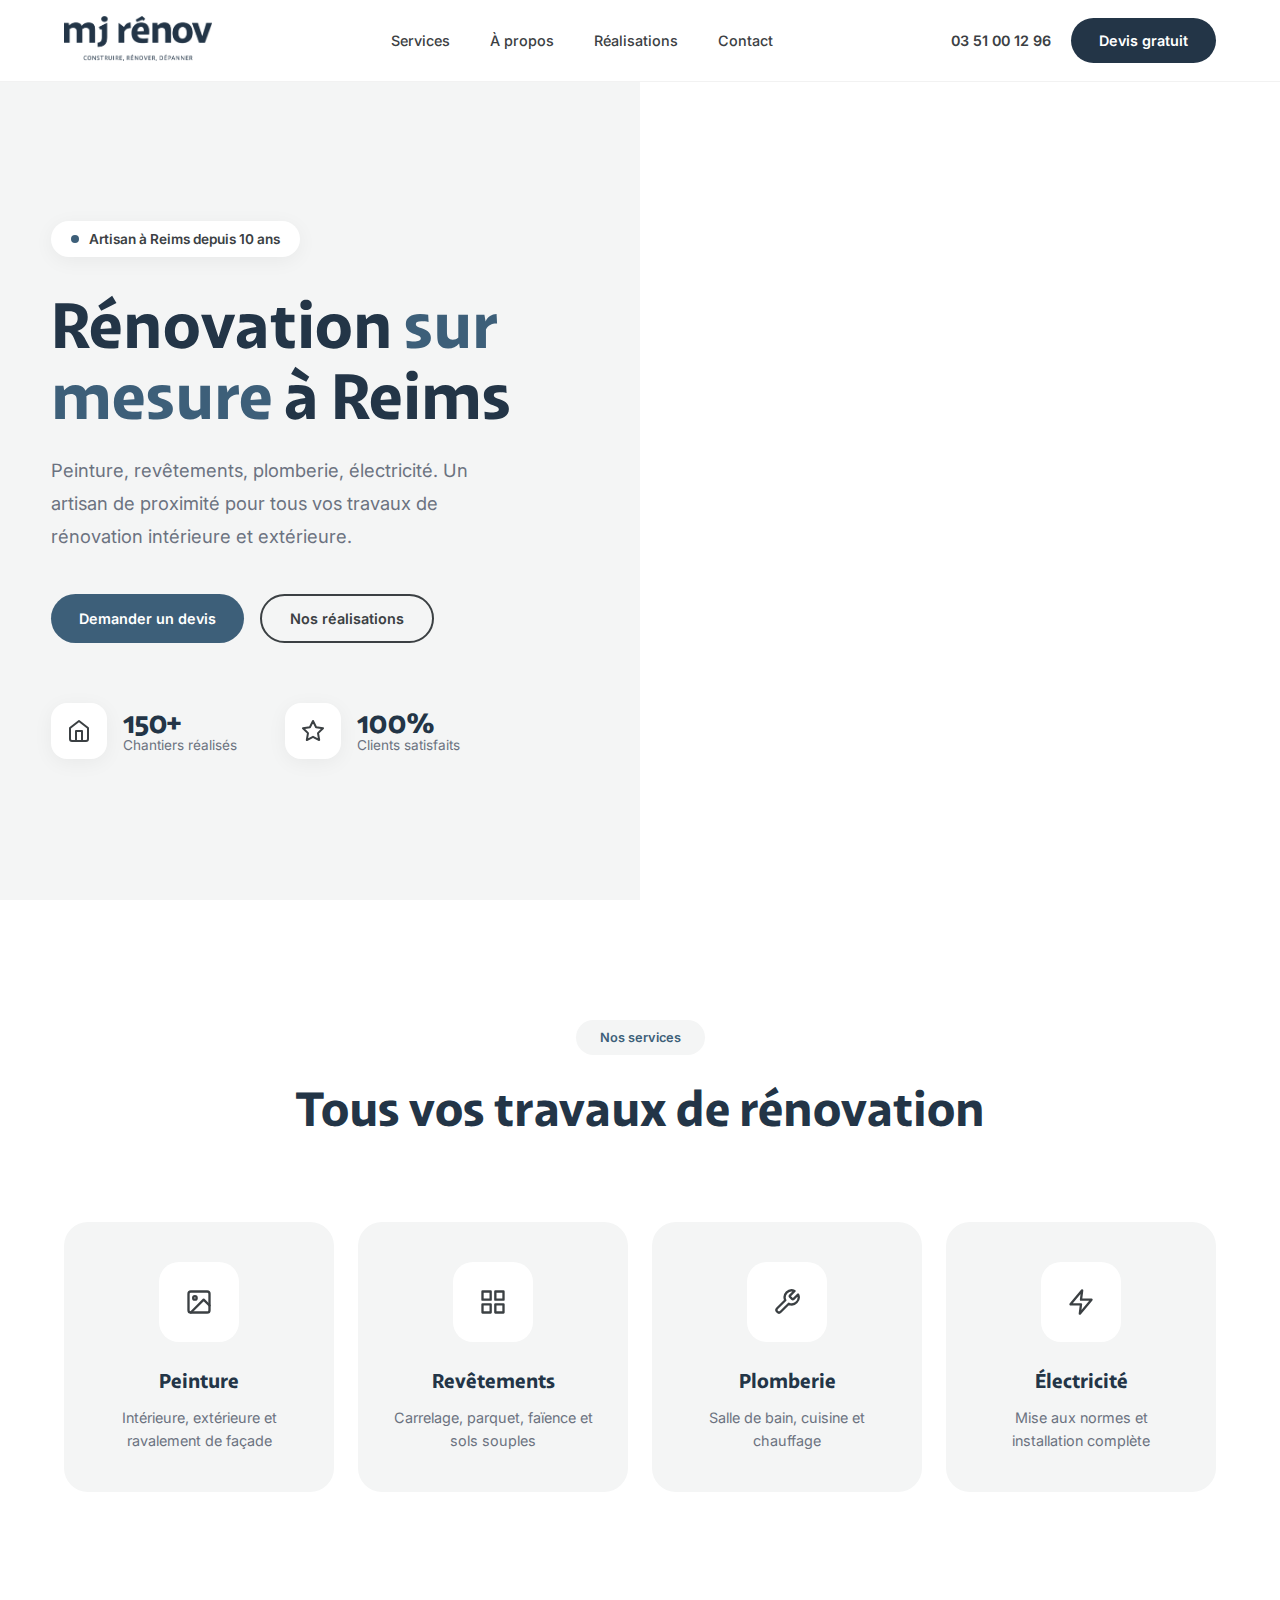
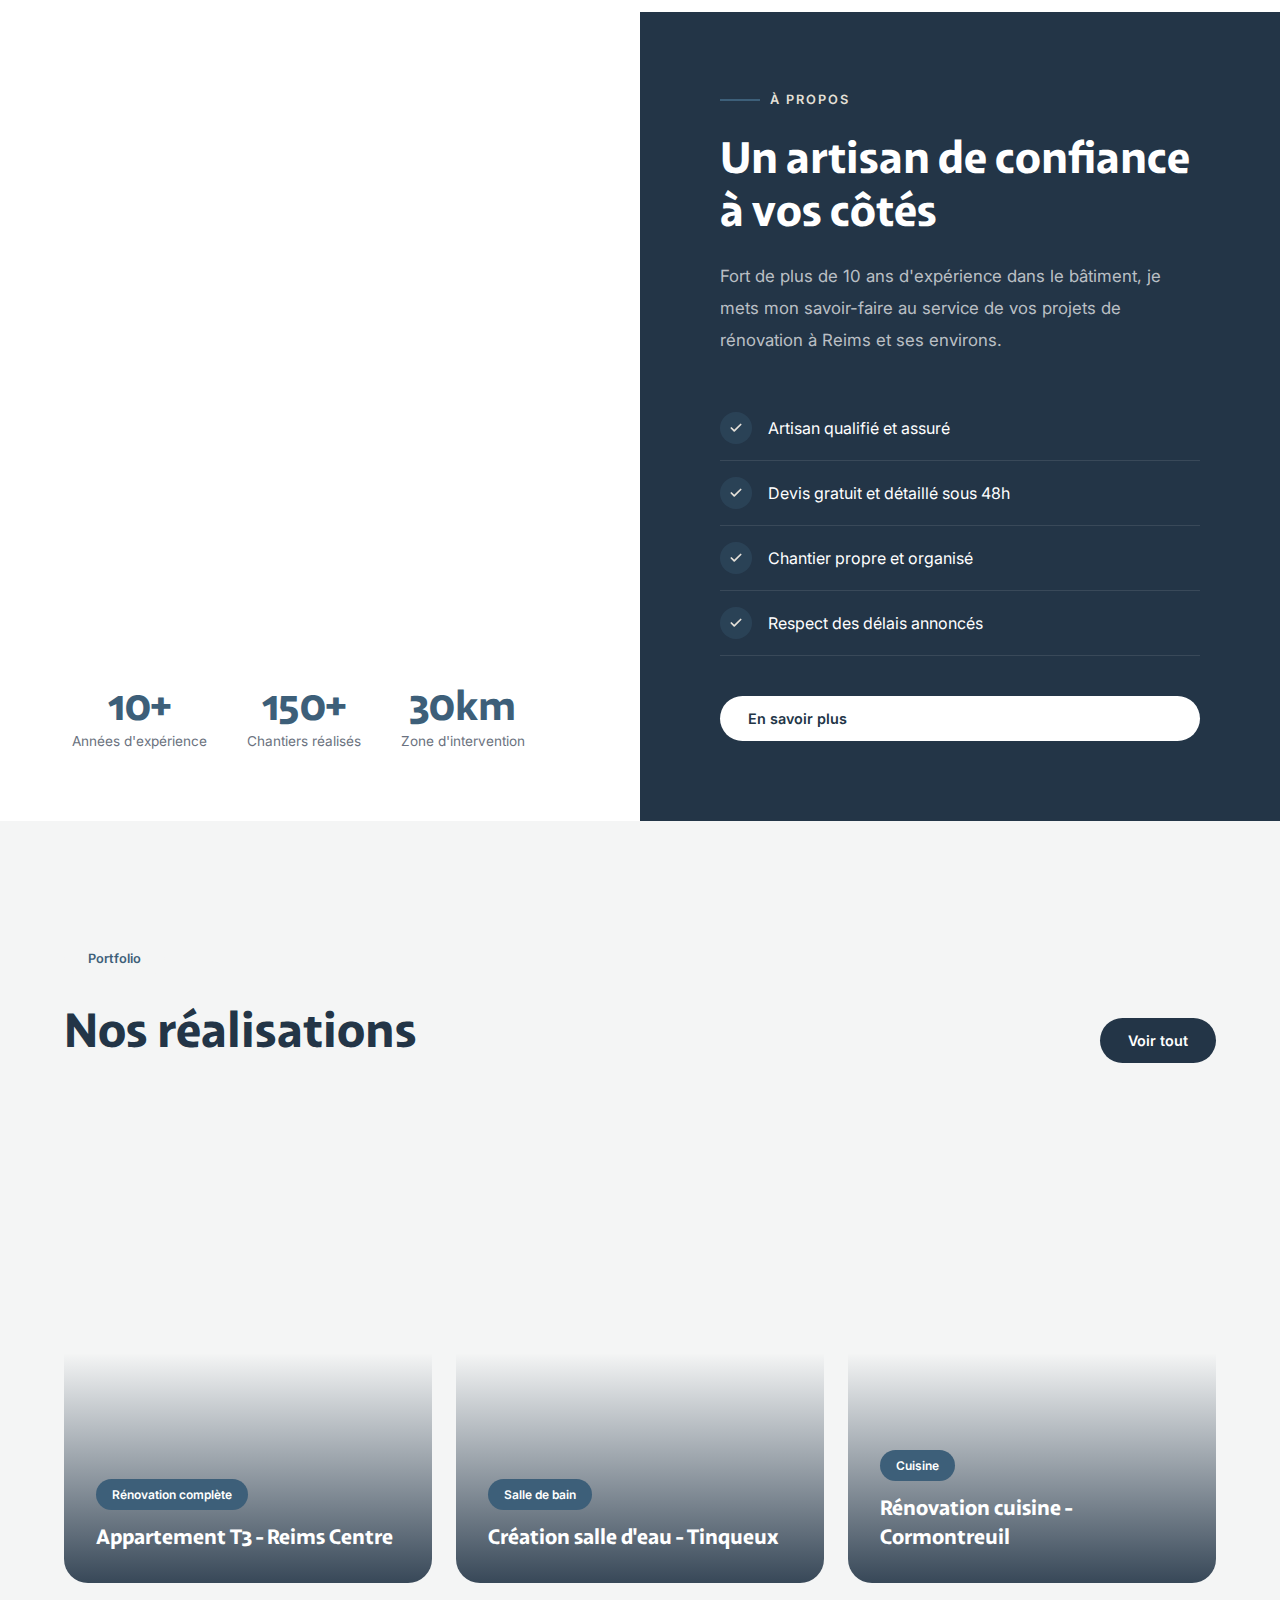
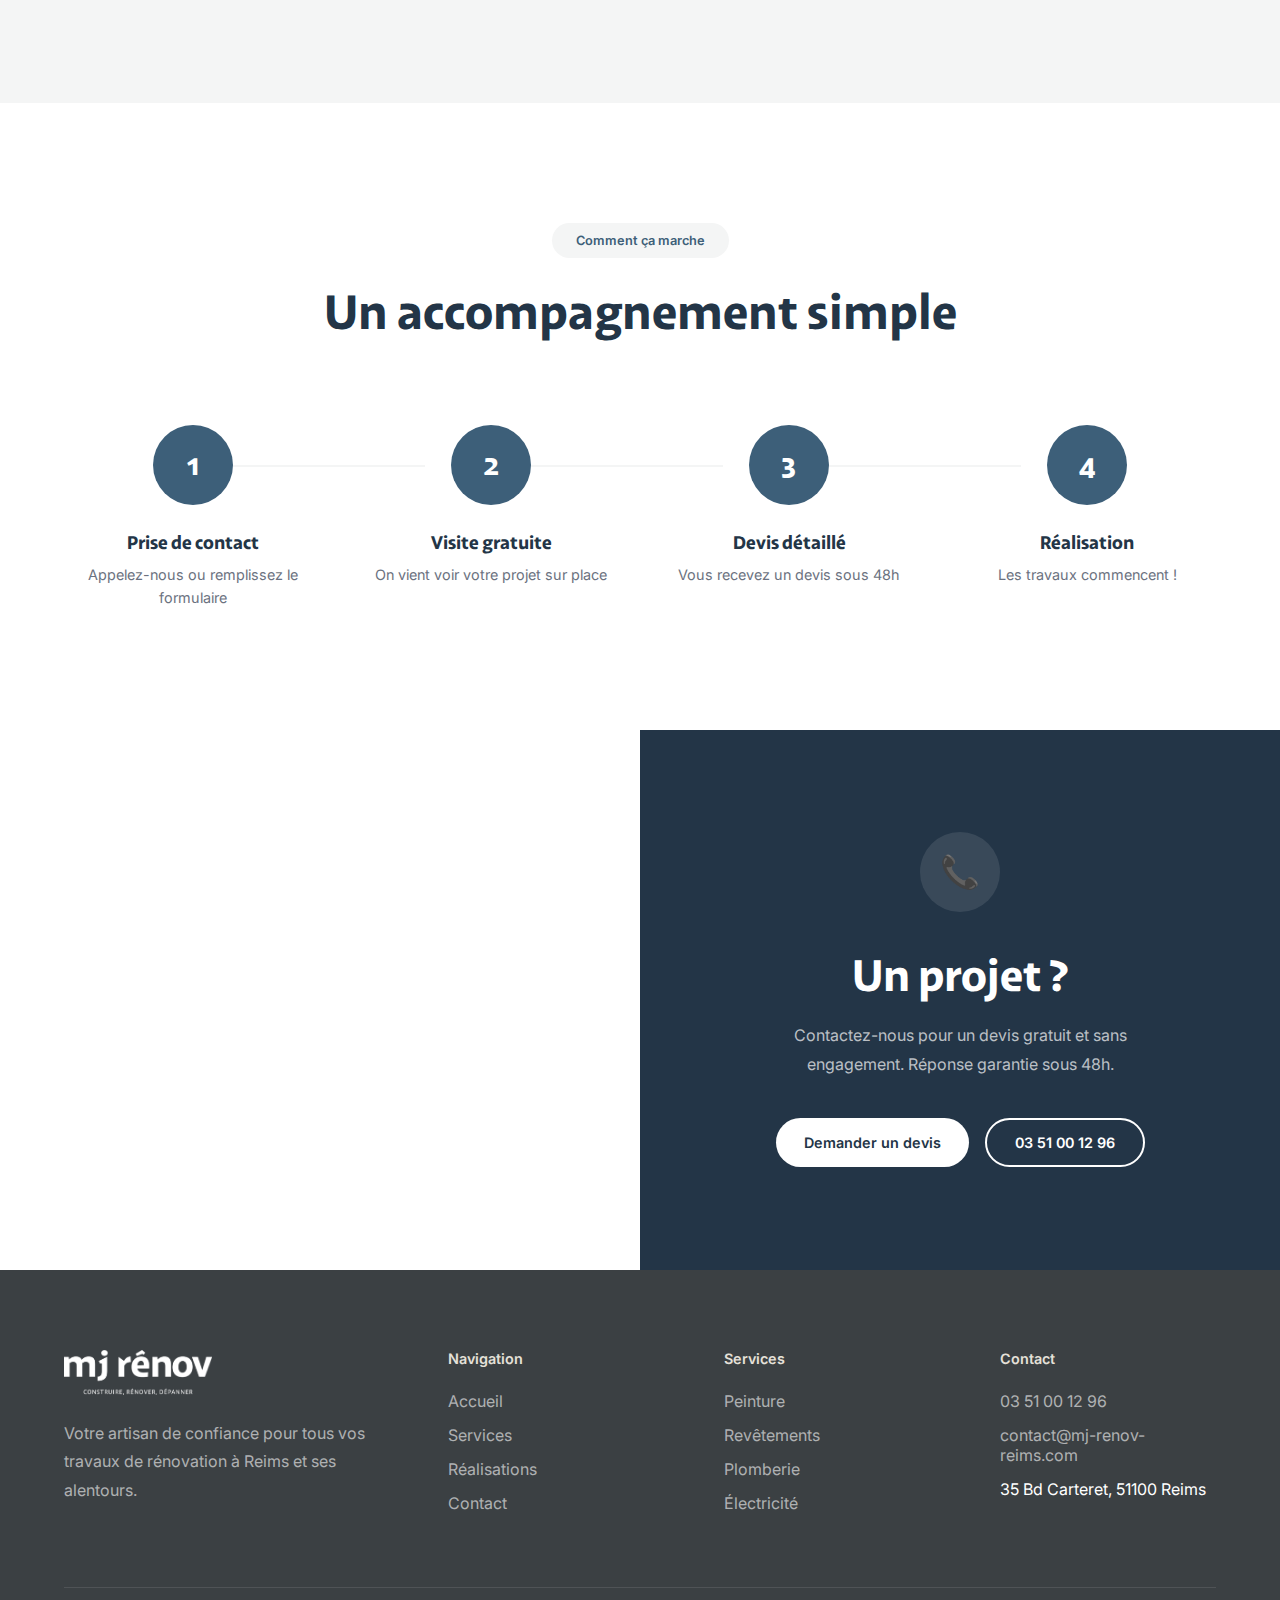
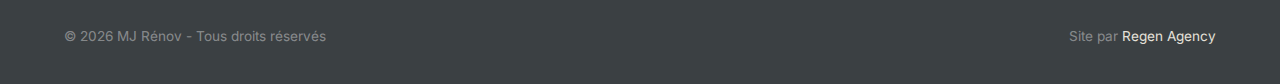
<file: demo-3-split.html>
<!DOCTYPE html>
<html lang="fr">
<head>
    <meta charset="UTF-8">
    <meta name="viewport" content="width=device-width, initial-scale=1.0">
    <title>MJ Rénov - Demo 3 : Split Screen Moderne</title>
    <link rel="icon" type="image/png" href="favicon.png">
    <link rel="preconnect" href="https://fonts.googleapis.com">
    <link rel="preconnect" href="https://fonts.gstatic.com" crossorigin>
    <link href="https://fonts.googleapis.com/css2?family=Inter:wght@400;500;600;700&display=swap" rel="stylesheet">
    <style>
        @font-face {
            font-family: 'Plein';
            src: url('assets/fonts/Plein-Bold.otf') format('opentype');
            font-weight: 700;
        }

        * { margin: 0; padding: 0; box-sizing: border-box; }

        :root {
            /* Couleurs client uniquement */
            --bleu-profond: #233547;
            --bleu-archi: #3d5f79;
            --graphite: #3b4043;
            --beige-ciment: #e5e1d9;
            --gris-pierre: #f4f5f5;
            --white: #ffffff;
            --gray: #6b7280;
            --font-title: 'Plein', sans-serif;
            --font-body: 'Inter', sans-serif;
        }

        body {
            font-family: var(--font-body);
            background: var(--white);
            color: var(--graphite);
            overflow-x: hidden;
        }

        /* === HEADER SPLIT === */
        .header {
            position: fixed;
            width: 100%;
            top: 0;
            z-index: 100;
            background: var(--white);
            border-bottom: 1px solid rgba(0,0,0,0.05);
        }

        .header__inner {
            display: flex;
            justify-content: space-between;
            align-items: center;
            padding: 16px 5%;
        }

        .logo img {
            height: 45px;
        }

        .nav {
            display: flex;
            gap: 40px;
        }

        .nav a {
            color: var(--graphite);
            text-decoration: none;
            font-size: 0.9rem;
            font-weight: 500;
            transition: color 0.3s;
        }

        .nav a:hover {
            color: var(--bleu-archi);
        }

        .header__cta {
            display: flex;
            align-items: center;
            gap: 20px;
        }

        .header__phone {
            color: var(--graphite);
            text-decoration: none;
            font-weight: 600;
            font-size: 0.9rem;
        }

        .btn {
            padding: 14px 28px;
            font-weight: 600;
            font-size: 0.9rem;
            text-decoration: none;
            border-radius: 50px;
            transition: all 0.3s;
            display: inline-flex;
            align-items: center;
            gap: 8px;
        }

        .btn--primary {
            background: var(--bleu-profond);
            color: var(--white);
        }

        .btn--primary:hover {
            background: var(--bleu-archi);
            transform: translateY(-2px);
        }

        .btn--accent {
            background: var(--bleu-archi);
            color: var(--white);
        }

        .btn--accent:hover {
            background: var(--bleu-profond);
        }

        .btn--outline {
            border: 2px solid var(--graphite);
            background: transparent;
            color: var(--graphite);
        }

        .btn--outline:hover {
            background: var(--graphite);
            color: var(--white);
        }

        .btn--outline-white {
            border: 2px solid var(--white);
            background: transparent;
            color: var(--white);
        }

        .btn--outline-white:hover {
            background: var(--white);
            color: var(--bleu-profond);
        }

        .btn--white {
            background: var(--white);
            color: var(--bleu-profond);
        }

        .btn--white:hover {
            background: var(--beige-ciment);
        }

        /* === HERO SPLIT === */
        .hero {
            display: grid;
            grid-template-columns: 1fr 1fr;
            min-height: 100vh;
            padding-top: 80px;
        }

        .hero__left {
            display: flex;
            flex-direction: column;
            justify-content: center;
            padding: 80px 8%;
            background: var(--gris-pierre);
        }

        .hero__badge {
            display: inline-flex;
            align-items: center;
            gap: 10px;
            padding: 10px 20px;
            background: var(--white);
            border-radius: 50px;
            width: fit-content;
            margin-bottom: 32px;
            box-shadow: 0 4px 20px rgba(0,0,0,0.05);
        }

        .hero__badge-dot {
            width: 8px;
            height: 8px;
            background: var(--bleu-archi);
            border-radius: 50%;
        }

        .hero__badge-text {
            font-size: 0.85rem;
            font-weight: 600;
            color: var(--graphite);
        }

        .hero__title {
            font-family: var(--font-title);
            font-size: 4rem;
            font-weight: 700;
            line-height: 1.1;
            margin-bottom: 24px;
            color: var(--bleu-profond);
        }

        .hero__title span {
            color: var(--bleu-archi);
        }

        .hero__text {
            font-size: 1.15rem;
            color: var(--gray);
            margin-bottom: 40px;
            line-height: 1.8;
            max-width: 450px;
        }

        .hero__ctas {
            display: flex;
            gap: 16px;
            margin-bottom: 60px;
        }

        .hero__stats {
            display: flex;
            gap: 48px;
        }

        .hero-stat {
            display: flex;
            align-items: center;
            gap: 16px;
        }

        .hero-stat__icon {
            width: 56px;
            height: 56px;
            display: flex;
            align-items: center;
            justify-content: center;
            background: var(--white);
            border-radius: 16px;
            font-size: 1.5rem;
            box-shadow: 0 4px 20px rgba(0,0,0,0.05);
        }

        .hero-stat__number {
            font-family: var(--font-title);
            font-size: 1.75rem;
            font-weight: 700;
            color: var(--bleu-profond);
            line-height: 1;
        }

        .hero-stat__label {
            font-size: 0.85rem;
            color: var(--gray);
        }

        .hero__right {
            position: relative;
            overflow: hidden;
        }

        .hero__gallery {
            position: absolute;
            inset: 0;
            display: grid;
            grid-template-columns: 1fr 1fr;
            gap: 4px;
        }

        .hero__gallery-item {
            background-size: cover;
            background-position: center;
            transition: transform 0.6s;
        }

        .hero__gallery-item:hover {
            transform: scale(1.05);
        }

        .hero__gallery-item:nth-child(1) {
            background-image: url('https://images.unsplash.com/photo-1600566753190-17f0baa2a6c3?w=600&q=80');
        }
        .hero__gallery-item:nth-child(2) {
            background-image: url('https://images.unsplash.com/photo-1560448204-e02f11c3d0e2?w=600&q=80');
        }
        .hero__gallery-item:nth-child(3) {
            background-image: url('https://images.unsplash.com/photo-1552321554-5fefe8c9ef14?w=600&q=80');
        }
        .hero__gallery-item:nth-child(4) {
            background-image: url('https://images.unsplash.com/photo-1600607687939-ce8a6c25118c?w=600&q=80');
        }

        /* === SERVICES SPLIT === */
        .services {
            padding: 120px 5%;
        }

        .section-header {
            text-align: center;
            margin-bottom: 80px;
        }

        .section-tag {
            display: inline-block;
            padding: 10px 24px;
            background: var(--gris-pierre);
            border-radius: 50px;
            font-size: 0.8rem;
            font-weight: 600;
            color: var(--bleu-archi);
            margin-bottom: 20px;
        }

        .section-title {
            font-family: var(--font-title);
            font-size: 3rem;
            color: var(--bleu-profond);
        }

        .services__grid {
            display: grid;
            grid-template-columns: repeat(4, 1fr);
            gap: 24px;
        }

        .service-card {
            padding: 40px 32px;
            background: var(--gris-pierre);
            border-radius: 24px;
            text-align: center;
            text-decoration: none;
            color: inherit;
            transition: all 0.4s;
            position: relative;
            overflow: hidden;
        }

        .service-card::before {
            content: '';
            position: absolute;
            inset: 0;
            background: linear-gradient(135deg, var(--bleu-profond), var(--bleu-archi));
            opacity: 0;
            transition: opacity 0.4s;
        }

        .service-card:hover::before {
            opacity: 1;
        }

        .service-card:hover {
            transform: translateY(-8px);
        }

        .service-card > * {
            position: relative;
            z-index: 1;
        }

        .service-card:hover * {
            color: var(--white);
        }

        .service-card__icon {
            width: 80px;
            height: 80px;
            display: flex;
            align-items: center;
            justify-content: center;
            background: var(--white);
            border-radius: 20px;
            margin: 0 auto 24px;
            font-size: 2rem;
            transition: all 0.4s;
        }

        .service-card:hover .service-card__icon {
            background: rgba(255,255,255,0.2);
        }

        .service-card__title {
            font-family: var(--font-title);
            font-size: 1.25rem;
            color: var(--bleu-profond);
            margin-bottom: 12px;
            transition: color 0.4s;
        }

        .service-card__text {
            font-size: 0.9rem;
            color: var(--gray);
            line-height: 1.6;
            transition: color 0.4s;
        }

        /* === ABOUT SPLIT === */
        .about {
            display: grid;
            grid-template-columns: 1fr 1fr;
            min-height: 80vh;
        }

        .about__image {
            position: relative;
            background: url('https://images.unsplash.com/photo-1504307651254-35680f356dfd?w=1200&q=80') center/cover;
        }

        .about__image-overlay {
            position: absolute;
            bottom: 40px;
            left: 40px;
            right: 40px;
            padding: 32px;
            background: var(--white);
            border-radius: 20px;
            display: flex;
            gap: 40px;
        }

        .about__stat {
            text-align: center;
        }

        .about__stat-number {
            font-family: var(--font-title);
            font-size: 2.5rem;
            font-weight: 700;
            color: var(--bleu-archi);
            line-height: 1;
        }

        .about__stat-label {
            font-size: 0.85rem;
            color: var(--gray);
            margin-top: 8px;
        }

        .about__content {
            display: flex;
            flex-direction: column;
            justify-content: center;
            padding: 80px;
            background: var(--bleu-profond);
            color: var(--white);
        }

        .about__tag {
            display: inline-flex;
            align-items: center;
            gap: 10px;
            margin-bottom: 24px;
        }

        .about__tag-line {
            width: 40px;
            height: 2px;
            background: var(--bleu-archi);
        }

        .about__tag-text {
            font-size: 0.8rem;
            font-weight: 600;
            text-transform: uppercase;
            letter-spacing: 2px;
            color: var(--beige-ciment);
        }

        .about__title {
            font-family: var(--font-title);
            font-size: 2.75rem;
            margin-bottom: 24px;
            line-height: 1.2;
        }

        .about__text {
            color: rgba(255,255,255,0.7);
            font-size: 1.05rem;
            line-height: 1.9;
            margin-bottom: 40px;
        }

        .about__list {
            list-style: none;
            margin-bottom: 40px;
        }

        .about__list li {
            display: flex;
            align-items: center;
            gap: 16px;
            padding: 16px 0;
            border-bottom: 1px solid rgba(255,255,255,0.1);
        }

        .about__list li::before {
            content: '';
            width: 32px;
            height: 32px;
            min-width: 32px;
            display: flex;
            align-items: center;
            justify-content: center;
            background: rgba(61,95,121,0.3);
            border-radius: 50%;
            background-image: url("data:image/svg+xml,%3Csvg xmlns='http://www.w3.org/2000/svg' width='14' height='14' viewBox='0 0 24 24' fill='none' stroke='%23e5e1d9' stroke-width='3' stroke-linecap='round' stroke-linejoin='round'%3E%3Cpolyline points='20 6 9 17 4 12'%3E%3C/polyline%3E%3C/svg%3E");
            background-repeat: no-repeat;
            background-position: center;
        }

        /* === WORK === */
        .work {
            padding: 120px 5%;
            background: var(--gris-pierre);
        }

        .work__header {
            display: flex;
            justify-content: space-between;
            align-items: flex-end;
            margin-bottom: 60px;
        }

        .work__grid {
            display: grid;
            grid-template-columns: repeat(3, 1fr);
            gap: 24px;
        }

        .work-card {
            position: relative;
            aspect-ratio: 4/5;
            border-radius: 24px;
            overflow: hidden;
            cursor: pointer;
        }

        .work-card__bg {
            position: absolute;
            inset: 0;
            background-size: cover;
            background-position: center;
            transition: transform 0.6s;
        }

        .work-card:hover .work-card__bg {
            transform: scale(1.08);
        }

        .work-card:nth-child(1) .work-card__bg {
            background-image: url('https://images.unsplash.com/photo-1600585154340-be6161a56a0c?w=800&q=80');
        }
        .work-card:nth-child(2) .work-card__bg {
            background-image: url('https://images.unsplash.com/photo-1600607687920-4e2a09cf159d?w=800&q=80');
        }
        .work-card:nth-child(3) .work-card__bg {
            background-image: url('https://images.unsplash.com/photo-1600566753086-00f18fb6b3ea?w=800&q=80');
        }

        .work-card__overlay {
            position: absolute;
            inset: 0;
            background: linear-gradient(to top, rgba(35,53,71,0.9) 0%, transparent 50%);
        }

        .work-card__content {
            position: absolute;
            bottom: 0;
            left: 0;
            right: 0;
            padding: 32px;
            color: var(--white);
        }

        .work-card__tag {
            display: inline-block;
            padding: 8px 16px;
            background: var(--bleu-archi);
            border-radius: 50px;
            font-size: 0.75rem;
            font-weight: 600;
            margin-bottom: 12px;
        }

        .work-card__title {
            font-family: var(--font-title);
            font-size: 1.3rem;
        }

        /* === PROCESS === */
        .process {
            padding: 120px 5%;
        }

        .process__grid {
            display: grid;
            grid-template-columns: repeat(4, 1fr);
            gap: 40px;
            margin-top: 60px;
        }

        .process-step {
            position: relative;
            text-align: center;
        }

        .process-step::after {
            content: '';
            position: absolute;
            top: 40px;
            left: 60%;
            width: 80%;
            height: 2px;
            background: var(--gris-pierre);
        }

        .process-step:last-child::after {
            display: none;
        }

        .process-step__number {
            width: 80px;
            height: 80px;
            display: flex;
            align-items: center;
            justify-content: center;
            background: var(--bleu-archi);
            color: var(--white);
            font-family: var(--font-title);
            font-size: 1.75rem;
            font-weight: 700;
            border-radius: 50%;
            margin: 0 auto 24px;
            position: relative;
            z-index: 1;
        }

        .process-step__title {
            font-family: var(--font-title);
            font-size: 1.15rem;
            color: var(--bleu-profond);
            margin-bottom: 8px;
        }

        .process-step__text {
            font-size: 0.9rem;
            color: var(--gray);
            line-height: 1.6;
        }

        /* === CTA === */
        .cta {
            display: grid;
            grid-template-columns: 1fr 1fr;
            min-height: 60vh;
        }

        .cta__image {
            background: url('https://images.unsplash.com/photo-1600607687644-aac4c3eac7f4?w=1200&q=80') center/cover;
        }

        .cta__content {
            display: flex;
            flex-direction: column;
            justify-content: center;
            align-items: center;
            text-align: center;
            padding: 80px;
            background: var(--bleu-profond);
            color: var(--white);
        }

        .cta__icon {
            width: 80px;
            height: 80px;
            display: flex;
            align-items: center;
            justify-content: center;
            background: rgba(255,255,255,0.1);
            border-radius: 50%;
            font-size: 2rem;
            margin-bottom: 32px;
        }

        .cta__title {
            font-family: var(--font-title);
            font-size: 2.75rem;
            margin-bottom: 16px;
        }

        .cta__text {
            color: rgba(255,255,255,0.7);
            margin-bottom: 40px;
            max-width: 400px;
            line-height: 1.8;
        }

        .cta__buttons {
            display: flex;
            gap: 16px;
        }

        /* === FOOTER === */
        .footer {
            background: var(--graphite);
            color: var(--white);
            padding: 80px 5% 40px;
        }

        .footer__grid {
            display: grid;
            grid-template-columns: 1.5fr 1fr 1fr 1fr;
            gap: 60px;
            margin-bottom: 60px;
        }

        .footer__logo img {
            height: 45px;
            filter: brightness(0) invert(1);
            margin-bottom: 20px;
        }

        .footer__about {
            color: rgba(255,255,255,0.6);
            line-height: 1.8;
        }

        .footer h4 {
            font-size: 0.9rem;
            font-weight: 600;
            margin-bottom: 24px;
            color: var(--beige-ciment);
        }

        .footer ul { list-style: none; }
        .footer ul li { margin-bottom: 14px; }

        .footer a {
            color: rgba(255,255,255,0.6);
            text-decoration: none;
            transition: color 0.3s;
        }

        .footer a:hover { color: var(--beige-ciment); }

        .footer__bottom {
            padding-top: 40px;
            border-top: 1px solid rgba(255,255,255,0.1);
            display: flex;
            justify-content: space-between;
            font-size: 0.85rem;
            color: rgba(255,255,255,0.4);
        }

        .footer__bottom a { color: var(--beige-ciment); }

        /* === RESPONSIVE === */
        @media (max-width: 1200px) {
            .services__grid { grid-template-columns: repeat(2, 1fr); }
            .process__grid { grid-template-columns: repeat(2, 1fr); }
            .process-step::after { display: none; }
        }

        @media (max-width: 1024px) {
            .hero { grid-template-columns: 1fr; }
            .hero__right { min-height: 50vh; }
            .hero__title { font-size: 3rem; }
            .about { grid-template-columns: 1fr; }
            .about__image { min-height: 50vh; }
            .about__content { padding: 60px 5%; }
            .cta { grid-template-columns: 1fr; }
            .cta__image { min-height: 40vh; }
            .work__grid { grid-template-columns: 1fr 1fr; }
            .footer__grid { grid-template-columns: 1fr 1fr; }
        }

        @media (max-width: 768px) {
            .nav { display: none; }
            .hero__left { padding: 60px 5%; }
            .hero__title { font-size: 2.5rem; }
            .hero__stats { flex-direction: column; gap: 24px; }
            .hero__gallery { grid-template-columns: 1fr; }
            .hero__gallery-item:nth-child(3), .hero__gallery-item:nth-child(4) { display: none; }
            .services__grid { grid-template-columns: 1fr; }
            .process__grid { grid-template-columns: 1fr; }
            .work__grid { grid-template-columns: 1fr; }
            .work__header { flex-direction: column; gap: 24px; align-items: flex-start; }
            .about__image-overlay { flex-direction: column; gap: 24px; }
            .cta__content { padding: 60px 24px; }
            .cta__buttons { flex-direction: column; width: 100%; }
            .cta__buttons .btn { width: 100%; justify-content: center; }
            .footer__grid { grid-template-columns: 1fr; text-align: center; }
            .footer__bottom { flex-direction: column; gap: 12px; text-align: center; }
        }
    </style>
</head>
<body>

    <header class="header">
        <div class="header__inner">
            <a href="/" class="logo">
                <img src="assets/images/logo.png" alt="MJ Rénov">
            </a>
            <nav class="nav">
                <a href="#services">Services</a>
                <a href="#about">À propos</a>
                <a href="#work">Réalisations</a>
                <a href="#contact">Contact</a>
            </nav>
            <div class="header__cta">
                <a href="tel:0351001296" class="header__phone">03 51 00 12 96</a>
                <a href="#contact" class="btn btn--primary">Devis gratuit</a>
            </div>
        </div>
    </header>

    <section class="hero">
        <div class="hero__left">
            <div class="hero__badge">
                <span class="hero__badge-dot"></span>
                <span class="hero__badge-text">Artisan à Reims depuis 10 ans</span>
            </div>
            <h1 class="hero__title">Rénovation <span>sur mesure</span> à Reims</h1>
            <p class="hero__text">Peinture, revêtements, plomberie, électricité. Un artisan de proximité pour tous vos travaux de rénovation intérieure et extérieure.</p>
            <div class="hero__ctas">
                <a href="#contact" class="btn btn--accent">Demander un devis</a>
                <a href="#work" class="btn btn--outline">Nos réalisations</a>
            </div>
            <div class="hero__stats">
                <div class="hero-stat">
                    <div class="hero-stat__icon"><svg width="24" height="24" viewBox="0 0 24 24" fill="none" stroke="currentColor" stroke-width="2" stroke-linecap="round" stroke-linejoin="round"><path d="M3 9l9-7 9 7v11a2 2 0 0 1-2 2H5a2 2 0 0 1-2-2z"></path><polyline points="9 22 9 12 15 12 15 22"></polyline></svg></div>
                    <div>
                        <div class="hero-stat__number">150+</div>
                        <div class="hero-stat__label">Chantiers réalisés</div>
                    </div>
                </div>
                <div class="hero-stat">
                    <div class="hero-stat__icon"><svg width="24" height="24" viewBox="0 0 24 24" fill="none" stroke="currentColor" stroke-width="2" stroke-linecap="round" stroke-linejoin="round"><polygon points="12 2 15.09 8.26 22 9.27 17 14.14 18.18 21.02 12 17.77 5.82 21.02 7 14.14 2 9.27 8.91 8.26 12 2"></polygon></svg></div>
                    <div>
                        <div class="hero-stat__number">100%</div>
                        <div class="hero-stat__label">Clients satisfaits</div>
                    </div>
                </div>
            </div>
        </div>
        <div class="hero__right">
            <div class="hero__gallery">
                <div class="hero__gallery-item"></div>
                <div class="hero__gallery-item"></div>
                <div class="hero__gallery-item"></div>
                <div class="hero__gallery-item"></div>
            </div>
        </div>
    </section>

    <section class="services" id="services">
        <div class="section-header">
            <span class="section-tag">Nos services</span>
            <h2 class="section-title">Tous vos travaux de rénovation</h2>
        </div>
        <div class="services__grid">
            <a href="#" class="service-card">
                <div class="service-card__icon"><svg width="28" height="28" viewBox="0 0 24 24" fill="none" stroke="currentColor" stroke-width="2" stroke-linecap="round" stroke-linejoin="round"><path d="M19 3H5c-1.1 0-2 .9-2 2v14c0 1.1.9 2 2 2h14c1.1 0 2-.9 2-2V5c0-1.1-.9-2-2-2z"/><path d="M8.5 10a1.5 1.5 0 1 0 0-3 1.5 1.5 0 0 0 0 3z"/><path d="M21 15l-5-5L5 21"/></svg></div>
                <h3 class="service-card__title">Peinture</h3>
                <p class="service-card__text">Intérieure, extérieure et ravalement de façade</p>
            </a>
            <a href="#" class="service-card">
                <div class="service-card__icon"><svg width="28" height="28" viewBox="0 0 24 24" fill="none" stroke="currentColor" stroke-width="2" stroke-linecap="round" stroke-linejoin="round"><rect x="3" y="3" width="7" height="7"></rect><rect x="14" y="3" width="7" height="7"></rect><rect x="14" y="14" width="7" height="7"></rect><rect x="3" y="14" width="7" height="7"></rect></svg></div>
                <h3 class="service-card__title">Revêtements</h3>
                <p class="service-card__text">Carrelage, parquet, faïence et sols souples</p>
            </a>
            <a href="#" class="service-card">
                <div class="service-card__icon"><svg width="28" height="28" viewBox="0 0 24 24" fill="none" stroke="currentColor" stroke-width="2" stroke-linecap="round" stroke-linejoin="round"><path d="M14.7 6.3a1 1 0 0 0 0 1.4l1.6 1.6a1 1 0 0 0 1.4 0l3.77-3.77a6 6 0 0 1-7.94 7.94l-6.91 6.91a2.12 2.12 0 0 1-3-3l6.91-6.91a6 6 0 0 1 7.94-7.94l-3.76 3.76z"></path></svg></div>
                <h3 class="service-card__title">Plomberie</h3>
                <p class="service-card__text">Salle de bain, cuisine et chauffage</p>
            </a>
            <a href="#" class="service-card">
                <div class="service-card__icon"><svg width="28" height="28" viewBox="0 0 24 24" fill="none" stroke="currentColor" stroke-width="2" stroke-linecap="round" stroke-linejoin="round"><polygon points="13 2 3 14 12 14 11 22 21 10 12 10 13 2"></polygon></svg></div>
                <h3 class="service-card__title">Électricité</h3>
                <p class="service-card__text">Mise aux normes et installation complète</p>
            </a>
        </div>
    </section>

    <section class="about" id="about">
        <div class="about__image">
            <div class="about__image-overlay">
                <div class="about__stat">
                    <div class="about__stat-number">10+</div>
                    <div class="about__stat-label">Années d'expérience</div>
                </div>
                <div class="about__stat">
                    <div class="about__stat-number">150+</div>
                    <div class="about__stat-label">Chantiers réalisés</div>
                </div>
                <div class="about__stat">
                    <div class="about__stat-number">30km</div>
                    <div class="about__stat-label">Zone d'intervention</div>
                </div>
            </div>
        </div>
        <div class="about__content">
            <div class="about__tag">
                <span class="about__tag-line"></span>
                <span class="about__tag-text">À propos</span>
            </div>
            <h2 class="about__title">Un artisan de confiance à vos côtés</h2>
            <p class="about__text">Fort de plus de 10 ans d'expérience dans le bâtiment, je mets mon savoir-faire au service de vos projets de rénovation à Reims et ses environs.</p>
            <ul class="about__list">
                <li>Artisan qualifié et assuré</li>
                <li>Devis gratuit et détaillé sous 48h</li>
                <li>Chantier propre et organisé</li>
                <li>Respect des délais annoncés</li>
            </ul>
            <a href="#contact" class="btn btn--white">En savoir plus</a>
        </div>
    </section>

    <section class="work" id="work">
        <div class="work__header">
            <div>
                <span class="section-tag">Portfolio</span>
                <h2 class="section-title">Nos réalisations</h2>
            </div>
            <a href="#" class="btn btn--primary">Voir tout</a>
        </div>
        <div class="work__grid">
            <div class="work-card">
                <div class="work-card__bg"></div>
                <div class="work-card__overlay"></div>
                <div class="work-card__content">
                    <span class="work-card__tag">Rénovation complète</span>
                    <h3 class="work-card__title">Appartement T3 - Reims Centre</h3>
                </div>
            </div>
            <div class="work-card">
                <div class="work-card__bg"></div>
                <div class="work-card__overlay"></div>
                <div class="work-card__content">
                    <span class="work-card__tag">Salle de bain</span>
                    <h3 class="work-card__title">Création salle d'eau - Tinqueux</h3>
                </div>
            </div>
            <div class="work-card">
                <div class="work-card__bg"></div>
                <div class="work-card__overlay"></div>
                <div class="work-card__content">
                    <span class="work-card__tag">Cuisine</span>
                    <h3 class="work-card__title">Rénovation cuisine - Cormontreuil</h3>
                </div>
            </div>
        </div>
    </section>

    <section class="process">
        <div class="section-header">
            <span class="section-tag">Comment ça marche</span>
            <h2 class="section-title">Un accompagnement simple</h2>
        </div>
        <div class="process__grid">
            <div class="process-step">
                <div class="process-step__number">1</div>
                <h3 class="process-step__title">Prise de contact</h3>
                <p class="process-step__text">Appelez-nous ou remplissez le formulaire</p>
            </div>
            <div class="process-step">
                <div class="process-step__number">2</div>
                <h3 class="process-step__title">Visite gratuite</h3>
                <p class="process-step__text">On vient voir votre projet sur place</p>
            </div>
            <div class="process-step">
                <div class="process-step__number">3</div>
                <h3 class="process-step__title">Devis détaillé</h3>
                <p class="process-step__text">Vous recevez un devis sous 48h</p>
            </div>
            <div class="process-step">
                <div class="process-step__number">4</div>
                <h3 class="process-step__title">Réalisation</h3>
                <p class="process-step__text">Les travaux commencent !</p>
            </div>
        </div>
    </section>

    <section class="cta" id="contact">
        <div class="cta__image"></div>
        <div class="cta__content">
            <div class="cta__icon">📞</div>
            <h2 class="cta__title">Un projet ?</h2>
            <p class="cta__text">Contactez-nous pour un devis gratuit et sans engagement. Réponse garantie sous 48h.</p>
            <div class="cta__buttons">
                <a href="#" class="btn btn--white">Demander un devis</a>
                <a href="tel:0351001296" class="btn btn--outline-white">03 51 00 12 96</a>
            </div>
        </div>
    </section>

    <footer class="footer">
        <div class="footer__grid">
            <div>
                <div class="footer__logo">
                    <img src="assets/images/logo.png" alt="MJ Rénov">
                </div>
                <p class="footer__about">Votre artisan de confiance pour tous vos travaux de rénovation à Reims et ses alentours.</p>
            </div>
            <div>
                <h4>Navigation</h4>
                <ul>
                    <li><a href="#">Accueil</a></li>
                    <li><a href="#">Services</a></li>
                    <li><a href="#">Réalisations</a></li>
                    <li><a href="#">Contact</a></li>
                </ul>
            </div>
            <div>
                <h4>Services</h4>
                <ul>
                    <li><a href="#">Peinture</a></li>
                    <li><a href="#">Revêtements</a></li>
                    <li><a href="#">Plomberie</a></li>
                    <li><a href="#">Électricité</a></li>
                </ul>
            </div>
            <div>
                <h4>Contact</h4>
                <ul>
                    <li><a href="tel:0351001296">03 51 00 12 96</a></li>
                    <li><a href="mailto:contact@mj-renov-reims.com">contact@mj-renov-reims.com</a></li>
                    <li>35 Bd Carteret, 51100 Reims</li>
                </ul>
            </div>
        </div>
        <div class="footer__bottom">
            <p>© 2026 MJ Rénov - Tous droits réservés</p>
            <p>Site par <a href="https://regen-agency.fr">Regen Agency</a></p>
        </div>
    </footer>

</body>
</html>
</file>
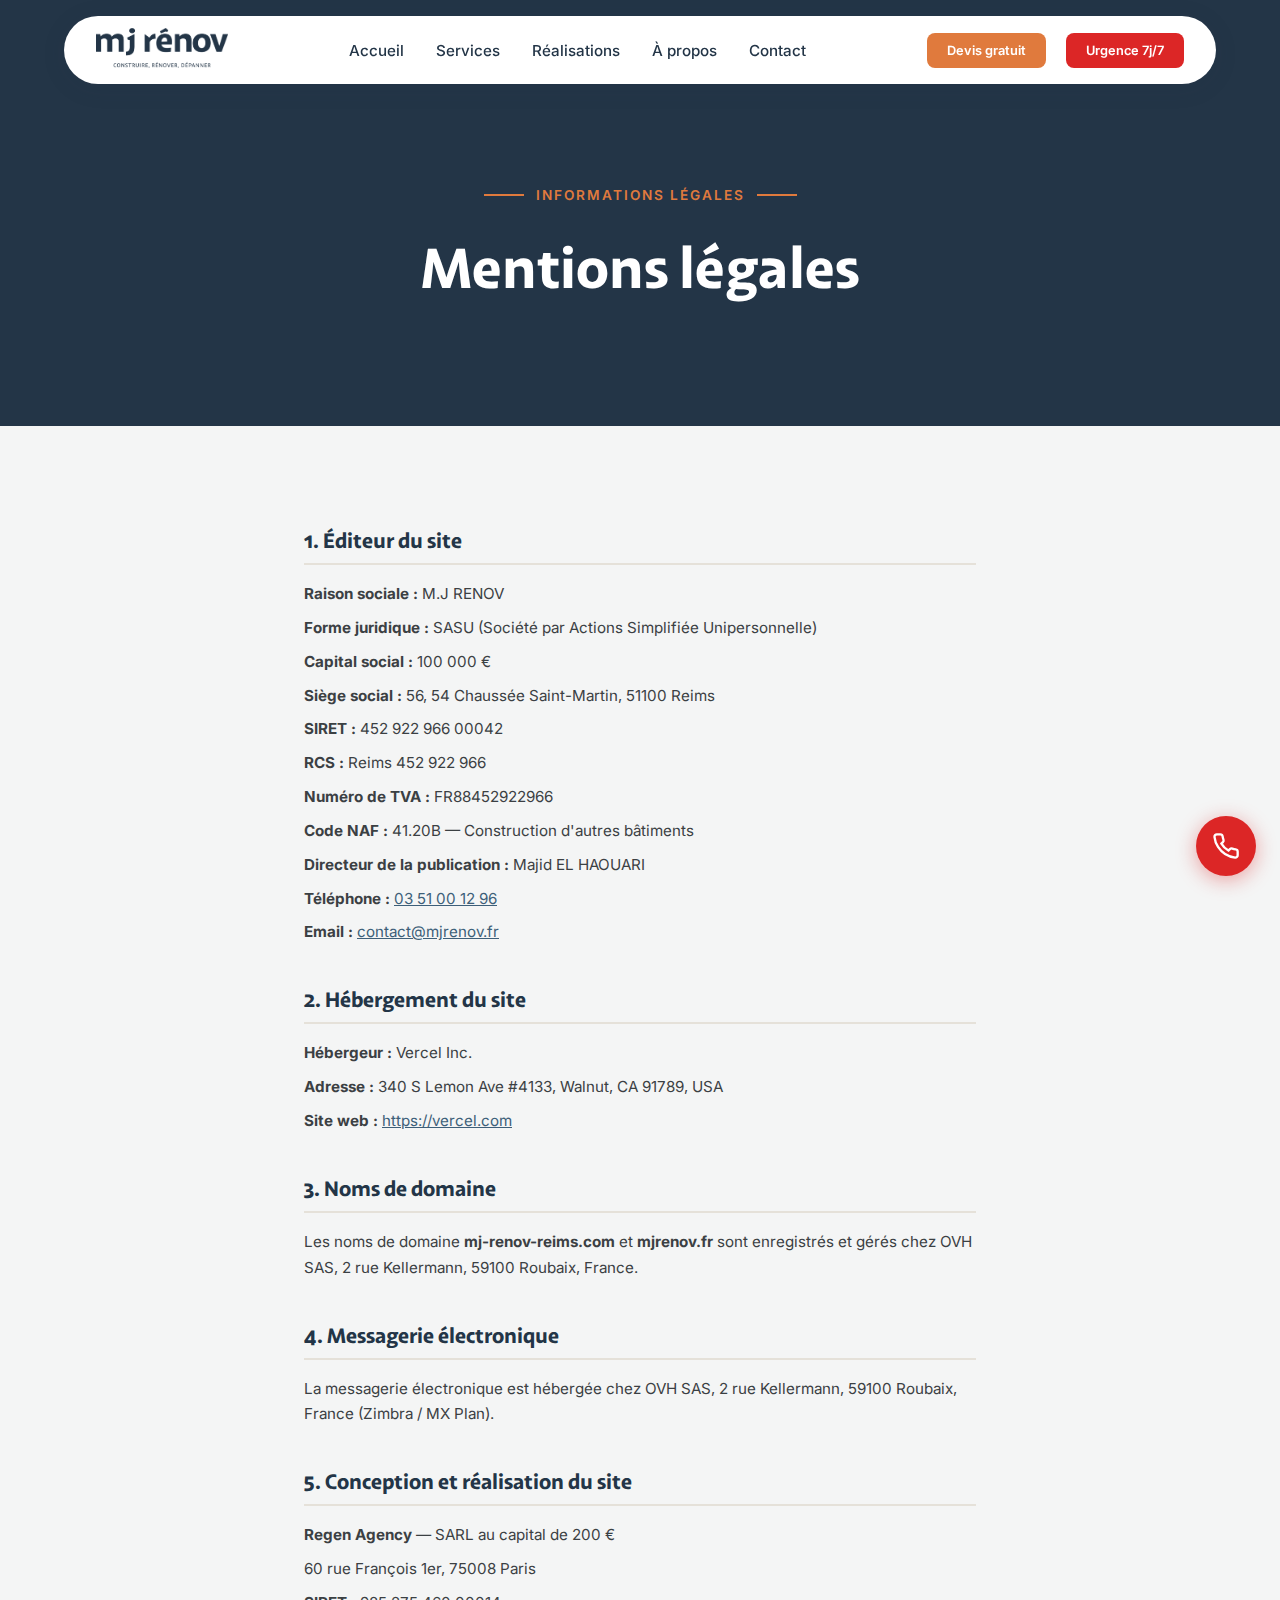
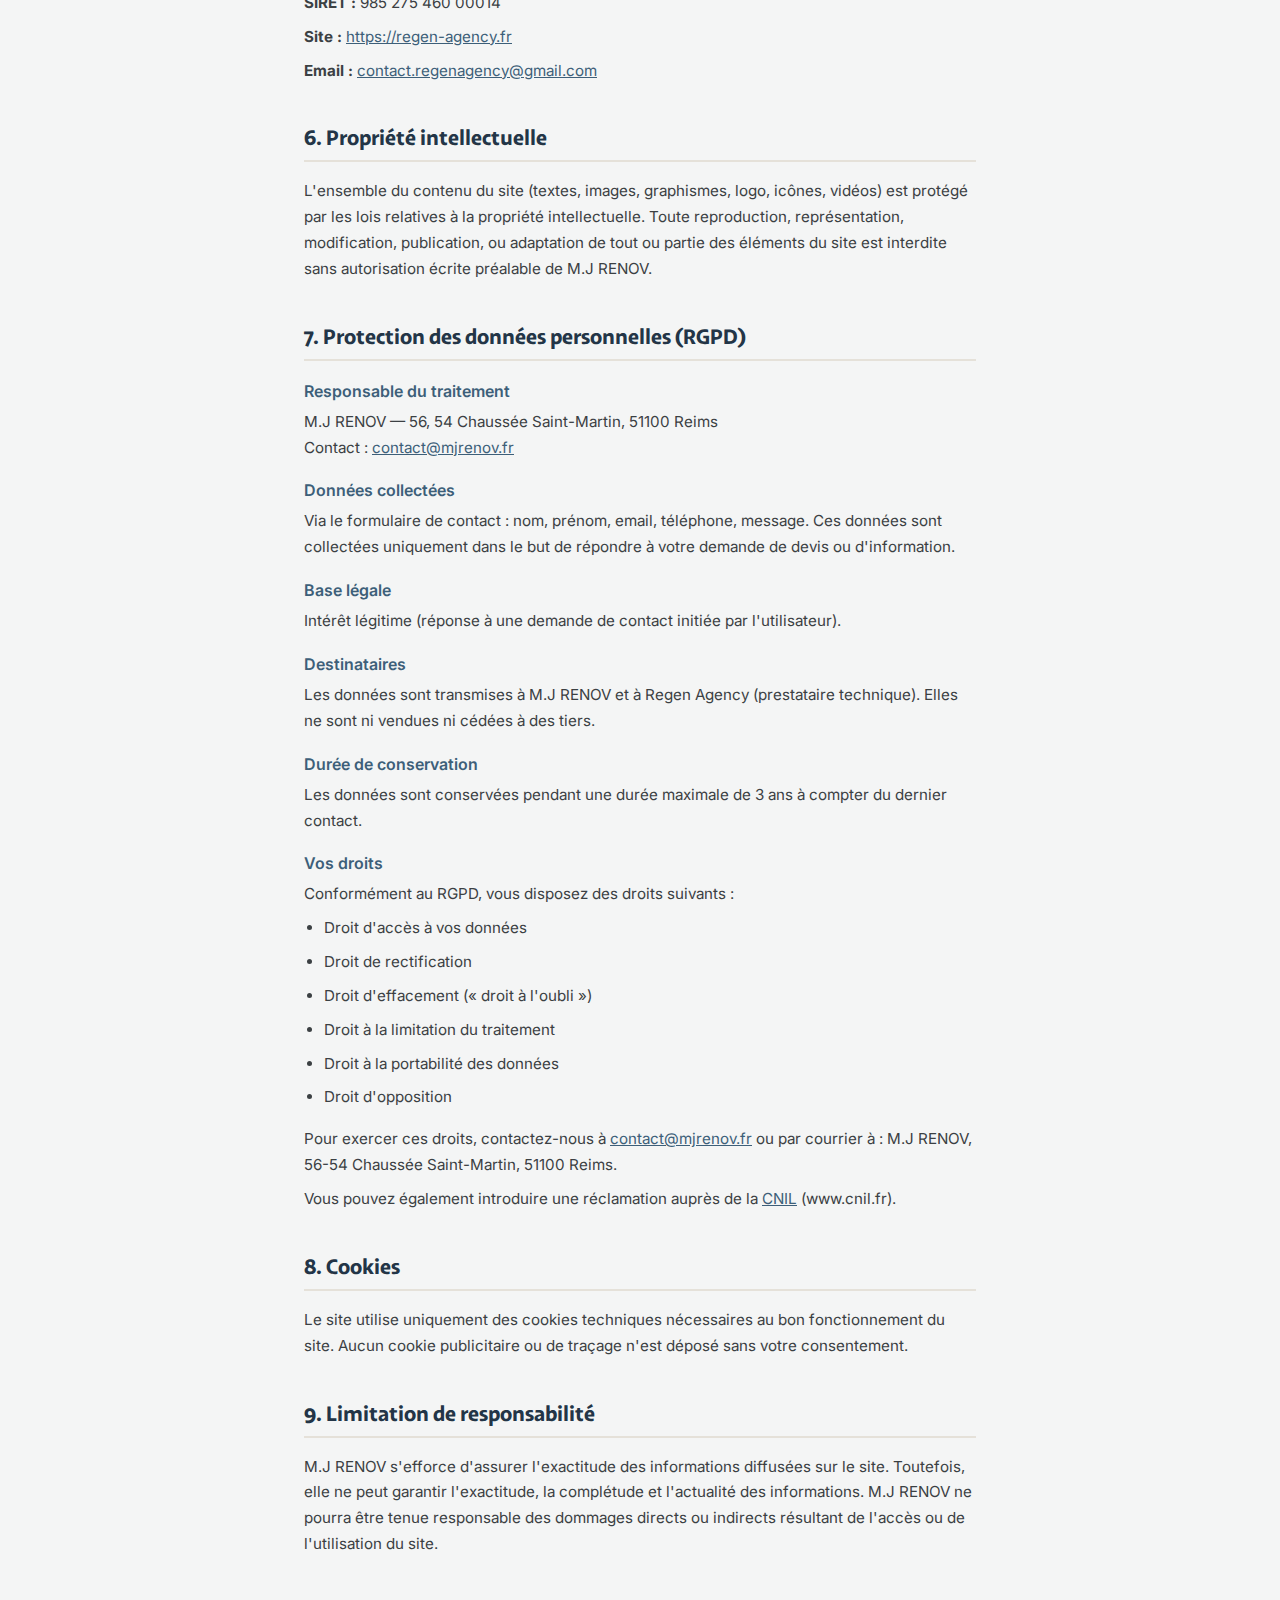
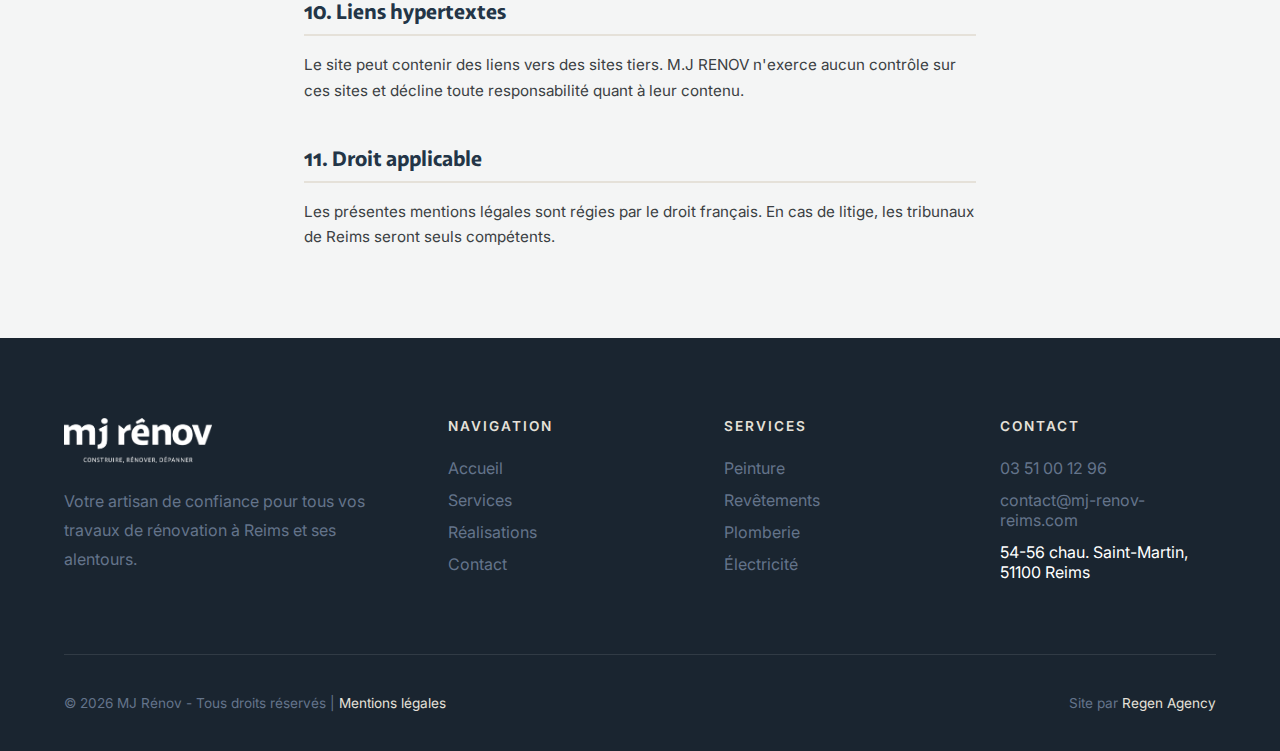
<file: mentions-legales.html>
<!DOCTYPE html>
<html lang="fr">
<head>
    <meta charset="UTF-8">
    <meta name="viewport" content="width=device-width, initial-scale=1.0">
    <title>Mentions Légales — MJ Rénov Rénovation Reims</title>
    <meta name="description" content="Mentions légales et politique de confidentialité du site mj-renov-reims.com — MJ Rénov, entreprise de rénovation à Reims.">
    <link rel="canonical" href="https://mj-renov-reims.com/mentions-legales.html">
    <meta property="og:type" content="website">
    <meta property="og:title" content="Mentions Légales — MJ Rénov Rénovation Reims">
    <meta property="og:description" content="Mentions légales et politique de confidentialité du site mj-renov-reims.com — MJ Rénov, entreprise de rénovation à Reims.">
    <meta property="og:url" content="https://mj-renov-reims.com/mentions-legales.html">
    <meta property="og:image" content="https://mj-renov-reims.com/assets/images/logo.png">
    <meta property="og:locale" content="fr_FR">
    <link rel="icon" type="image/png" href="favicon.png">
    <link rel="preconnect" href="https://fonts.googleapis.com">
    <link rel="preconnect" href="https://fonts.gstatic.com" crossorigin>
    <link href="https://fonts.googleapis.com/css2?family=Inter:wght@400;500;600;700&display=swap" rel="stylesheet">
    <style>
        @font-face {
            font-family: 'Plein';
            src: url('assets/fonts/Plein-Bold.otf') format('opentype');
            font-weight: 700;
        }

        * { margin: 0; padding: 0; box-sizing: border-box; }

        :root {
            --bleu-profond: #233547;
            --bleu-archi: #3d5f79;
            --graphite: #3b4043;
            --beige-ciment: #e5e1d9;
            --gris-pierre: #f4f5f5;
            --white: #ffffff;
            --gray: #64748b;
            --orange-cta: #e07a3d;
            --font-title: 'Plein', sans-serif;
            --font-body: 'Inter', sans-serif;
        }

        html { scroll-behavior: smooth; }
        body { font-family: var(--font-body); background: var(--gris-pierre); color: var(--bleu-profond); overflow-x: hidden; }

        /* === HEADER === */
        .header { position: fixed; width: 100%; top: 0; z-index: 100; padding: 16px 5%; transition: all 0.4s; }
        .header.scrolled { background: var(--white); box-shadow: 0 4px 30px rgba(35,53,71,0.08); }
        .header__inner { display: flex; justify-content: space-between; align-items: center; max-width: 1400px; margin: 0 auto; background: var(--white); padding: 12px 32px; border-radius: 60px; box-shadow: 0 4px 24px rgba(35,53,71,0.1); }
        .header.scrolled .header__inner { background: transparent; box-shadow: none; padding: 12px 0; }
        .logo img { height: 40px; }
        .nav { display: flex; gap: 32px; }
        .nav a { color: var(--bleu-profond); text-decoration: none; font-size: 0.95rem; font-weight: 500; position: relative; padding: 8px 0; }
        .nav a::after { content: ''; position: absolute; bottom: 4px; left: 0; width: 0; height: 2px; background: var(--bleu-archi); transition: width 0.3s; }
        .nav a:hover::after, .nav a.active::after { width: 100%; }
        .nav__urgence { display: none; background: #dc2626; color: var(--white) !important; padding: 12px 24px !important; border-radius: 8px; animation: pulse-urgence 2s infinite; margin-top: 8px; }
        .nav__urgence::after { display: none !important; }
        @keyframes pulse-urgence { 0%, 100% { box-shadow: 0 0 0 0 rgba(220, 38, 38, 0.4); } 50% { box-shadow: 0 0 0 8px rgba(220, 38, 38, 0); } }
        .header__cta { display: flex; align-items: center; gap: 20px; }
        .header__phone { color: var(--bleu-profond); text-decoration: none; font-weight: 600; font-size: 0.85rem; }

        .btn { padding: 14px 28px; font-weight: 600; font-size: 0.85rem; text-decoration: none; border-radius: 8px; transition: all 0.3s; display: inline-flex; align-items: center; gap: 10px; }
        .btn--primary { background: var(--orange-cta); color: var(--white); }
        .btn--primary:hover { background: #c96a2f; transform: translateY(-2px); box-shadow: 0 8px 20px rgba(224,122,61,0.3); }
        .btn--sm { padding: 10px 20px; font-size: 0.8rem; }
        .btn--urgence { background: #dc2626; color: var(--white); animation: pulse-urgence 2s infinite; }
        .btn--urgence:hover { background: #b91c1c; transform: translateY(-2px); box-shadow: 0 8px 20px rgba(220, 38, 38, 0.3); }

        /* === PAGE HEADER === */
        .page-header { padding: 180px 5% 100px; background: var(--bleu-profond); color: var(--white); text-align: center; }
        .page-header__content { max-width: 800px; margin: 0 auto; }
        .page-header__tag { display: inline-flex; align-items: center; gap: 12px; margin-bottom: 24px; }
        .page-header__tag-line { width: 40px; height: 2px; background: var(--orange-cta); }
        .page-header__tag-text { font-size: 0.85rem; font-weight: 600; text-transform: uppercase; letter-spacing: 2px; color: var(--orange-cta); }
        .page-header__title { font-family: var(--font-title); font-size: 3.5rem; margin-bottom: 20px; }

        /* === LEGAL CONTENT === */
        .legal { max-width: 800px; margin: 0 auto; padding: 60px 5% 80px; }
        .legal h2 { font-family: var(--font-title); font-size: 1.3rem; color: var(--bleu-profond); margin: 40px 0 16px; padding-bottom: 8px; border-bottom: 2px solid var(--beige-ciment); }
        .legal h3 { font-size: 1rem; font-weight: 600; color: var(--bleu-archi); margin: 20px 0 8px; }
        .legal p, .legal li { font-size: 0.95rem; line-height: 1.7; color: var(--graphite); margin-bottom: 8px; }
        .legal ul { padding-left: 20px; margin-bottom: 16px; }
        .legal a { color: var(--bleu-archi); text-decoration: underline; }

        /* === FOOTER === */
        .footer { background: #1a2530; color: var(--white); padding: 80px 5% 40px; }
        .footer__grid { display: grid; grid-template-columns: 1.5fr 1fr 1fr 1fr; gap: 60px; max-width: 1400px; margin: 0 auto 60px; }
        .footer__logo img { height: 45px; filter: brightness(0) invert(1); margin-bottom: 20px; }
        .footer__about { color: var(--gray); line-height: 1.8; }
        .footer h4 { font-size: 0.85rem; font-weight: 600; text-transform: uppercase; letter-spacing: 2px; color: var(--beige-ciment); margin-bottom: 24px; }
        .footer ul { list-style: none; }
        .footer ul li { margin-bottom: 12px; }
        .footer a { color: var(--gray); text-decoration: none; transition: color 0.3s; }
        .footer a:hover { color: var(--beige-ciment); }
        .footer__bottom { max-width: 1400px; margin: 0 auto; padding-top: 40px; border-top: 1px solid rgba(255,255,255,0.1); display: flex; justify-content: space-between; font-size: 0.85rem; color: var(--gray); }
        .footer__bottom a { color: var(--beige-ciment); }

        /* === FLOATING PHONE === */
        .floating-phone { position: fixed; bottom: 24px; right: 24px; z-index: 999; width: 60px; height: 60px; background: #dc2626; border-radius: 50%; display: flex; align-items: center; justify-content: center; color: white; text-decoration: none; box-shadow: 0 4px 20px rgba(220, 38, 38, 0.4); animation: pulse-urgence 2s infinite; transition: transform 0.3s; }
        .floating-phone:hover { transform: scale(1.1); }
        .floating-phone__tooltip { position: absolute; right: 70px; background: #dc2626; color: white; padding: 8px 16px; border-radius: 8px; font-size: 0.85rem; font-weight: 600; white-space: nowrap; opacity: 0; transition: opacity 0.3s; pointer-events: none; }
        .floating-phone:hover .floating-phone__tooltip { opacity: 1; }

        /* === MENU BURGER === */
        .menu-toggle { display: none; flex-direction: column; justify-content: center; gap: 5px; width: 28px; height: 28px; cursor: pointer; z-index: 1001; }
        .menu-toggle span { display: block; width: 100%; height: 2px; background: var(--bleu-profond); transition: all 0.3s; }
        .menu-toggle.active span:nth-child(1) { transform: rotate(45deg) translate(5px, 5px); }
        .menu-toggle.active span:nth-child(2) { opacity: 0; }
        .menu-toggle.active span:nth-child(3) { transform: rotate(-45deg) translate(5px, -5px); }

        /* === RESPONSIVE === */
        @media (max-width: 1024px) {
            .page-header__title { font-size: 2.5rem; }
            .footer__grid { grid-template-columns: 1fr 1fr; }
        }
        @media (max-width: 768px) {
            .header { padding: 12px 4%; }
            .header__inner { padding: 10px 16px; border-radius: 40px; }
            .logo img { height: 32px; }
            .menu-toggle { display: flex; }
            .nav { position: fixed; top: 0; left: 0; right: 0; bottom: 0; background: var(--white); flex-direction: column; justify-content: center; align-items: center; gap: 24px; opacity: 0; visibility: hidden; transition: all 0.3s; z-index: 1000; }
            .nav.active { opacity: 1; visibility: visible; }
            .nav a { font-size: 1.25rem; padding: 12px 0; }
            .header__cta { display: none; }
            .nav__urgence { display: inline-flex; }
            .page-header { padding: 120px 5% 50px; }
            .page-header__title { font-size: 1.75rem; }
            .legal { padding: 40px 5% 60px; }
            .legal h2 { font-size: 1.15rem; margin: 32px 0 12px; }
            .footer { padding: 48px 5% 24px; }
            .footer__grid { grid-template-columns: 1fr; text-align: center; gap: 32px; }
            .footer__bottom { flex-direction: column; gap: 12px; text-align: center; padding-top: 24px; }
        }
        @media (max-width: 480px) {
            .page-header__title { font-size: 1.5rem; }
        }
    </style>
</head>
<body>

    <header class="header" id="header">
        <div class="header__inner">
            <a href="index.html" class="logo"><img src="assets/images/logo.png" alt="MJ Rénov"></a>
            <nav class="nav" id="nav">
                <a href="index.html">Accueil</a>
                <a href="services.html">Services</a>
                <a href="realisations.html">Réalisations</a>
                <a href="a-propos.html">À propos</a>
                <a href="contact.html">Contact</a>
                <a href="depannage.html" class="nav__urgence">Urgence 7j/7</a>
            </nav>
            <div class="header__cta">
                <a href="contact.html" class="btn btn--primary btn--sm">Devis gratuit</a>
                <a href="depannage.html" class="btn btn--urgence btn--sm">Urgence 7j/7</a>
            </div>
            <div class="menu-toggle" id="menuToggle">
                <span></span>
                <span></span>
                <span></span>
            </div>
        </div>
    </header>

    <section class="page-header">
        <div class="page-header__content">
            <div class="page-header__tag">
                <span class="page-header__tag-line"></span>
                <span class="page-header__tag-text">Informations légales</span>
                <span class="page-header__tag-line"></span>
            </div>
            <h1 class="page-header__title">Mentions légales</h1>
        </div>
    </section>

    <div class="legal">

        <h2>1. Éditeur du site</h2>
        <p><strong>Raison sociale :</strong> M.J RENOV</p>
        <p><strong>Forme juridique :</strong> SASU (Société par Actions Simplifiée Unipersonnelle)</p>
        <p><strong>Capital social :</strong> 100 000 €</p>
        <p><strong>Siège social :</strong> 56, 54 Chaussée Saint-Martin, 51100 Reims</p>
        <p><strong>SIRET :</strong> 452 922 966 00042</p>
        <p><strong>RCS :</strong> Reims 452 922 966</p>
        <p><strong>Numéro de TVA :</strong> FR88452922966</p>
        <p><strong>Code NAF :</strong> 41.20B — Construction d'autres bâtiments</p>
        <p><strong>Directeur de la publication :</strong> Majid EL HAOUARI</p>
        <p><strong>Téléphone :</strong> <a href="tel:0351001296">03 51 00 12 96</a></p>
        <p><strong>Email :</strong> <a href="mailto:contact@mjrenov.fr">contact@mjrenov.fr</a></p>

        <h2>2. Hébergement du site</h2>
        <p><strong>Hébergeur :</strong> Vercel Inc.</p>
        <p><strong>Adresse :</strong> 340 S Lemon Ave #4133, Walnut, CA 91789, USA</p>
        <p><strong>Site web :</strong> <a href="https://vercel.com" target="_blank" rel="noopener">https://vercel.com</a></p>

        <h2>3. Noms de domaine</h2>
        <p>Les noms de domaine <strong>mj-renov-reims.com</strong> et <strong>mjrenov.fr</strong> sont enregistrés et gérés chez OVH SAS, 2 rue Kellermann, 59100 Roubaix, France.</p>

        <h2>4. Messagerie électronique</h2>
        <p>La messagerie électronique est hébergée chez OVH SAS, 2 rue Kellermann, 59100 Roubaix, France (Zimbra / MX Plan).</p>

        <h2>5. Conception et réalisation du site</h2>
        <p><strong>Regen Agency</strong> — SARL au capital de 200 €</p>
        <p>60 rue François 1er, 75008 Paris</p>
        <p><strong>SIRET :</strong> 985 275 460 00014</p>
        <p><strong>Site :</strong> <a href="https://regen-agency.fr" target="_blank" rel="noopener">https://regen-agency.fr</a></p>
        <p><strong>Email :</strong> <a href="mailto:contact.regenagency@gmail.com">contact.regenagency@gmail.com</a></p>

        <h2>6. Propriété intellectuelle</h2>
        <p>L'ensemble du contenu du site (textes, images, graphismes, logo, icônes, vidéos) est protégé par les lois relatives à la propriété intellectuelle. Toute reproduction, représentation, modification, publication, ou adaptation de tout ou partie des éléments du site est interdite sans autorisation écrite préalable de M.J RENOV.</p>

        <h2>7. Protection des données personnelles (RGPD)</h2>

        <h3>Responsable du traitement</h3>
        <p>M.J RENOV — 56, 54 Chaussée Saint-Martin, 51100 Reims<br>
        Contact : <a href="mailto:contact@mjrenov.fr">contact@mjrenov.fr</a></p>

        <h3>Données collectées</h3>
        <p>Via le formulaire de contact : nom, prénom, email, téléphone, message. Ces données sont collectées uniquement dans le but de répondre à votre demande de devis ou d'information.</p>

        <h3>Base légale</h3>
        <p>Intérêt légitime (réponse à une demande de contact initiée par l'utilisateur).</p>

        <h3>Destinataires</h3>
        <p>Les données sont transmises à M.J RENOV et à Regen Agency (prestataire technique). Elles ne sont ni vendues ni cédées à des tiers.</p>

        <h3>Durée de conservation</h3>
        <p>Les données sont conservées pendant une durée maximale de 3 ans à compter du dernier contact.</p>

        <h3>Vos droits</h3>
        <p>Conformément au RGPD, vous disposez des droits suivants :</p>
        <ul>
            <li>Droit d'accès à vos données</li>
            <li>Droit de rectification</li>
            <li>Droit d'effacement (« droit à l'oubli »)</li>
            <li>Droit à la limitation du traitement</li>
            <li>Droit à la portabilité des données</li>
            <li>Droit d'opposition</li>
        </ul>
        <p>Pour exercer ces droits, contactez-nous à <a href="mailto:contact@mjrenov.fr">contact@mjrenov.fr</a> ou par courrier à : M.J RENOV, 56-54 Chaussée Saint-Martin, 51100 Reims.</p>
        <p>Vous pouvez également introduire une réclamation auprès de la <a href="https://www.cnil.fr" target="_blank" rel="noopener">CNIL</a> (www.cnil.fr).</p>

        <h2>8. Cookies</h2>
        <p>Le site utilise uniquement des cookies techniques nécessaires au bon fonctionnement du site. Aucun cookie publicitaire ou de traçage n'est déposé sans votre consentement.</p>

        <h2>9. Limitation de responsabilité</h2>
        <p>M.J RENOV s'efforce d'assurer l'exactitude des informations diffusées sur le site. Toutefois, elle ne peut garantir l'exactitude, la complétude et l'actualité des informations. M.J RENOV ne pourra être tenue responsable des dommages directs ou indirects résultant de l'accès ou de l'utilisation du site.</p>

        <h2>10. Liens hypertextes</h2>
        <p>Le site peut contenir des liens vers des sites tiers. M.J RENOV n'exerce aucun contrôle sur ces sites et décline toute responsabilité quant à leur contenu.</p>

        <h2>11. Droit applicable</h2>
        <p>Les présentes mentions légales sont régies par le droit français. En cas de litige, les tribunaux de Reims seront seuls compétents.</p>

    </div>

    <a href="tel:0351001296" class="floating-phone" aria-label="Appeler MJ Rénov - Urgence">
        <svg width="28" height="28" viewBox="0 0 24 24" fill="none" stroke="currentColor" stroke-width="2"><path d="M22 16.92v3a2 2 0 0 1-2.18 2 19.79 19.79 0 0 1-8.63-3.07 19.5 19.5 0 0 1-6-6 19.79 19.79 0 0 1-3.07-8.67A2 2 0 0 1 4.11 2h3a2 2 0 0 1 2 1.72 12.84 12.84 0 0 0 .7 2.81 2 2 0 0 1-.45 2.11L8.09 9.91a16 16 0 0 0 6 6l1.27-1.27a2 2 0 0 1 2.11-.45 12.84 12.84 0 0 0 2.81.7A2 2 0 0 1 22 16.92z"></path></svg>
        <span class="floating-phone__tooltip">03 51 00 12 96</span>
    </a>

    <footer class="footer">
        <div class="footer__grid">
            <div>
                <div class="footer__logo"><img src="assets/images/logo.png" alt="MJ Rénov"></div>
                <p class="footer__about">Votre artisan de confiance pour tous vos travaux de rénovation à Reims et ses alentours.</p>
            </div>
            <div>
                <h4>Navigation</h4>
                <ul>
                    <li><a href="index.html">Accueil</a></li>
                    <li><a href="services.html">Services</a></li>
                    <li><a href="realisations.html">Réalisations</a></li>
                    <li><a href="contact.html">Contact</a></li>
                </ul>
            </div>
            <div>
                <h4>Services</h4>
                <ul>
                    <li><a href="services.html#peinture">Peinture</a></li>
                    <li><a href="services.html#revetements">Revêtements</a></li>
                    <li><a href="services.html#plomberie">Plomberie</a></li>
                    <li><a href="services.html#electricite">Électricité</a></li>
                </ul>
            </div>
            <div>
                <h4>Contact</h4>
                <ul>
                    <li><a href="tel:0351001296">03 51 00 12 96</a></li>
                    <li><a href="mailto:contact@mj-renov-reims.com">contact@mj-renov-reims.com</a></li>
                    <li>54-56 chau. Saint-Martin, 51100 Reims</li>
                </ul>
            </div>
        </div>
        <div class="footer__bottom">
            <p>© 2026 MJ Rénov - Tous droits réservés | <a href="mentions-legales.html">Mentions légales</a></p>
            <p>Site par <a href="https://regen-agency.fr">Regen Agency</a></p>
        </div>
    </footer>

    <script>
        window.addEventListener('scroll', () => {
            const header = document.getElementById('header');
            header.classList.toggle('scrolled', window.scrollY > 50);
        });

        // Menu burger mobile
        const menuToggle = document.getElementById('menuToggle');
        const nav = document.getElementById('nav');
        menuToggle.addEventListener('click', () => {
            menuToggle.classList.toggle('active');
            nav.classList.toggle('active');
            document.body.style.overflow = nav.classList.contains('active') ? 'hidden' : '';
        });
        nav.querySelectorAll('a').forEach(link => {
            link.addEventListener('click', () => {
                menuToggle.classList.remove('active');
                nav.classList.remove('active');
                document.body.style.overflow = '';
            });
        });
    </script>

</body>
</html>
</file>
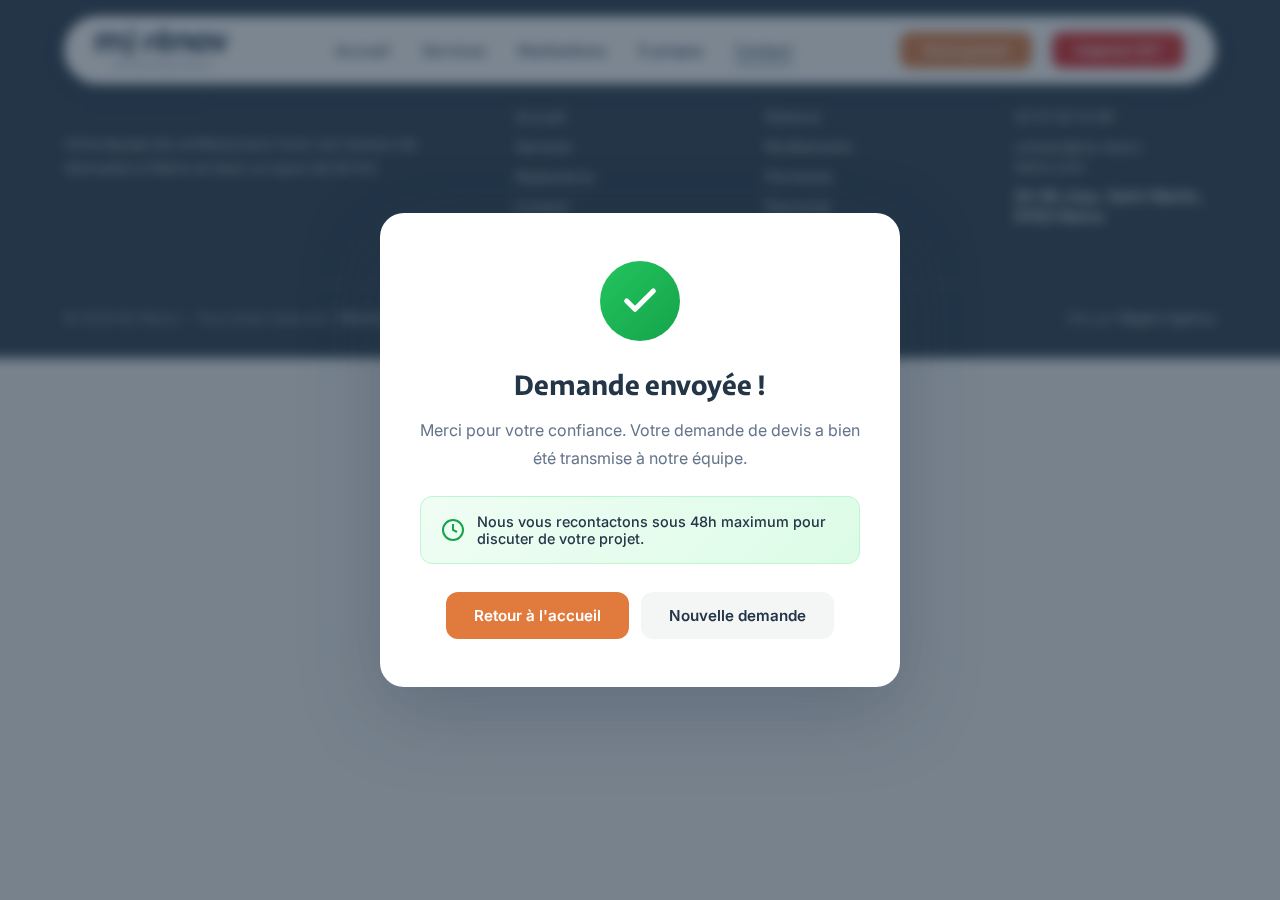
<file: merci.html>
<!DOCTYPE html>
<html lang="fr">
<head>
    <meta charset="UTF-8">
    <meta name="viewport" content="width=device-width, initial-scale=1.0">
    <title>Demande envoyée - MJ Rénov</title>
    <link rel="icon" type="image/png" href="favicon.png">
    <link rel="preconnect" href="https://fonts.googleapis.com">
    <link rel="preconnect" href="https://fonts.gstatic.com" crossorigin>
    <link href="https://fonts.googleapis.com/css2?family=Inter:wght@400;500;600;700&display=swap" rel="stylesheet">
    <style>
        @font-face {
            font-family: 'Plein';
            src: url('assets/fonts/Plein-Bold.otf') format('opentype');
            font-weight: 700;
        }

        * { margin: 0; padding: 0; box-sizing: border-box; }

        :root {
            --bleu-profond: #233547;
            --bleu-archi: #3d5f79;
            --graphite: #3b4043;
            --beige-ciment: #e5e1d9;
            --gris-pierre: #f4f5f5;
            --white: #ffffff;
            --gray: #64748b;
            --orange-cta: #e07a3d;
            --font-title: 'Plein', sans-serif;
            --font-body: 'Inter', sans-serif;
        }

        html { scroll-behavior: smooth; }
        body { font-family: var(--font-body); background: var(--gris-pierre); color: var(--bleu-profond); overflow-x: hidden; }

        /* === HEADER === */
        .header { position: fixed; width: 100%; top: 0; z-index: 100; padding: 16px 5%; transition: all 0.4s; }
        .header.scrolled { background: var(--white); box-shadow: 0 4px 30px rgba(35,53,71,0.08); }
        .header__inner { display: flex; justify-content: space-between; align-items: center; max-width: 1400px; margin: 0 auto; background: var(--white); padding: 12px 32px; border-radius: 60px; box-shadow: 0 4px 24px rgba(35,53,71,0.1); }
        .header.scrolled .header__inner { background: transparent; box-shadow: none; padding: 12px 0; }
        .logo img { height: 40px; }
        .nav { display: flex; gap: 32px; }
        .nav a { color: var(--bleu-profond); text-decoration: none; font-size: 0.95rem; font-weight: 500; position: relative; padding: 8px 0; }
        .nav a::after { content: ''; position: absolute; bottom: 4px; left: 0; width: 0; height: 2px; background: var(--bleu-archi); transition: width 0.3s; }
        .nav a:hover::after, .nav a.active::after { width: 100%; }
        .nav__urgence { display: none; background: #dc2626; color: var(--white) !important; padding: 12px 24px !important; border-radius: 8px; animation: pulse-urgence 2s infinite; margin-top: 8px; }
        .nav__urgence::after { display: none !important; }
        @keyframes pulse-urgence { 0%, 100% { box-shadow: 0 0 0 0 rgba(220, 38, 38, 0.4); } 50% { box-shadow: 0 0 0 8px rgba(220, 38, 38, 0); } }
        .header__cta { display: flex; align-items: center; gap: 20px; }
        .btn { text-decoration: none; font-weight: 600; border-radius: 10px; transition: all 0.3s; display: inline-flex; align-items: center; justify-content: center; }
        .btn--sm { padding: 10px 24px; font-size: 0.85rem; }
        .btn--primary { background: var(--orange-cta); color: var(--white); }
        .btn--primary:hover { background: #c96a30; transform: translateY(-2px); box-shadow: 0 8px 20px rgba(224, 122, 61, 0.3); }
        .btn--urgence { background: #dc2626; color: var(--white); animation: pulse-urgence 2s infinite; }
        .btn--urgence:hover { background: #b91c1c; transform: translateY(-2px); }
        .menu-toggle { display: none; flex-direction: column; gap: 5px; cursor: pointer; z-index: 101; }
        .menu-toggle span { width: 28px; height: 2px; background: var(--bleu-profond); transition: all 0.3s; }
        .menu-toggle.active span:nth-child(1) { transform: rotate(45deg) translate(5px, 5px); }
        .menu-toggle.active span:nth-child(2) { opacity: 0; }
        .menu-toggle.active span:nth-child(3) { transform: rotate(-45deg) translate(5px, -5px); }

        /* === OVERLAY === */
        .thanks-overlay {
            position: fixed;
            top: 0; left: 0; right: 0; bottom: 0;
            background: rgba(35, 53, 71, 0.6);
            backdrop-filter: blur(6px);
            z-index: 200;
            display: flex;
            align-items: center;
            justify-content: center;
            padding: 20px;
            animation: fadeIn 0.4s ease;
        }

        @keyframes fadeIn {
            from { opacity: 0; }
            to { opacity: 1; }
        }

        @keyframes slideUp {
            from { opacity: 0; transform: translateY(40px) scale(0.95); }
            to { opacity: 1; transform: translateY(0) scale(1); }
        }

        @keyframes checkmark {
            0% { transform: scale(0) rotate(-45deg); opacity: 0; }
            50% { transform: scale(1.2) rotate(0deg); opacity: 1; }
            100% { transform: scale(1) rotate(0deg); opacity: 1; }
        }

        @keyframes pulse-check {
            0%, 100% { box-shadow: 0 0 0 0 rgba(34, 197, 94, 0.3); }
            50% { box-shadow: 0 0 0 20px rgba(34, 197, 94, 0); }
        }

        .thanks-modal {
            background: var(--white);
            border-radius: 24px;
            padding: 48px 40px;
            max-width: 520px;
            width: 100%;
            text-align: center;
            box-shadow: 0 24px 80px rgba(35, 53, 71, 0.25);
            animation: slideUp 0.5s ease 0.1s both;
        }

        .thanks-check {
            width: 80px;
            height: 80px;
            background: linear-gradient(135deg, #22c55e, #16a34a);
            border-radius: 50%;
            display: flex;
            align-items: center;
            justify-content: center;
            margin: 0 auto 24px;
            animation: checkmark 0.6s ease 0.3s both, pulse-check 2s infinite 0.9s;
        }

        .thanks-check svg {
            width: 40px;
            height: 40px;
            color: white;
        }

        .thanks-title {
            font-family: var(--font-title);
            font-size: 1.75rem;
            color: var(--bleu-profond);
            margin-bottom: 12px;
        }

        .thanks-text {
            color: var(--gray);
            font-size: 1rem;
            line-height: 1.7;
            margin-bottom: 8px;
        }

        .thanks-highlight {
            background: linear-gradient(135deg, #f0fdf4, #dcfce7);
            border: 1px solid #bbf7d0;
            border-radius: 12px;
            padding: 16px 20px;
            margin: 24px 0;
            display: flex;
            align-items: center;
            gap: 12px;
            text-align: left;
        }

        .thanks-highlight svg {
            flex-shrink: 0;
            color: #16a34a;
        }

        .thanks-highlight p {
            font-size: 0.9rem;
            color: var(--bleu-profond);
            font-weight: 500;
        }

        .thanks-actions {
            display: flex;
            gap: 12px;
            justify-content: center;
            margin-top: 28px;
        }

        .thanks-btn {
            padding: 14px 28px;
            border-radius: 12px;
            font-size: 0.95rem;
            font-weight: 600;
            text-decoration: none;
            transition: all 0.3s;
            cursor: pointer;
            border: none;
        }

        .thanks-btn--primary {
            background: var(--orange-cta);
            color: var(--white);
        }

        .thanks-btn--primary:hover {
            background: #c96a30;
            transform: translateY(-2px);
            box-shadow: 0 8px 20px rgba(224, 122, 61, 0.3);
        }

        .thanks-btn--secondary {
            background: var(--gris-pierre);
            color: var(--bleu-profond);
        }

        .thanks-btn--secondary:hover {
            background: var(--beige-ciment);
            transform: translateY(-2px);
        }

        /* === FOOTER === */
        .footer { background: var(--bleu-profond); color: var(--white); padding: 64px 5% 32px; }
        .footer__grid { display: grid; grid-template-columns: 2fr 1fr 1fr 1fr; gap: 48px; max-width: 1200px; margin: 0 auto; }
        .footer__logo img { height: 48px; margin-bottom: 16px; }
        .footer__about { color: rgba(255,255,255,0.7); line-height: 1.7; font-size: 0.9rem; }
        .footer h4 { font-family: var(--font-title); font-size: 1rem; margin-bottom: 20px; text-transform: uppercase; letter-spacing: 1px; }
        .footer ul { list-style: none; }
        .footer li { margin-bottom: 10px; }
        .footer a { color: rgba(255,255,255,0.7); text-decoration: none; font-size: 0.9rem; transition: color 0.3s; }
        .footer a:hover { color: var(--orange-cta); }
        .footer__bottom { border-top: 1px solid rgba(255,255,255,0.1); margin-top: 48px; padding-top: 24px; display: flex; justify-content: space-between; max-width: 1200px; margin-left: auto; margin-right: auto; }
        .footer__bottom p { color: rgba(255,255,255,0.5); font-size: 0.85rem; }

        /* === RESPONSIVE === */
        @media (max-width: 768px) {
            .nav { position: fixed; top: 0; left: 0; width: 100%; height: 100vh; background: var(--white); flex-direction: column; justify-content: center; align-items: center; gap: 24px; transform: translateX(100%); transition: transform 0.4s; z-index: 100; }
            .nav.active { transform: translateX(0); }
            .nav__urgence { display: inline-flex; }
            .header__cta { display: none; }
            .menu-toggle { display: flex; }
            .footer__grid { grid-template-columns: 1fr; gap: 32px; }
            .footer__bottom { flex-direction: column; gap: 8px; text-align: center; }
            .thanks-modal { padding: 36px 24px; }
            .thanks-title { font-size: 1.4rem; }
            .thanks-actions { flex-direction: column; }
            .thanks-btn { width: 100%; text-align: center; }
        }
    </style>
</head>
<body>

    <header class="header" id="header">
        <div class="header__inner">
            <a href="index.html" class="logo"><img src="assets/images/logo.png" alt="MJ Rénov"></a>
            <nav class="nav" id="nav">
                <a href="index.html">Accueil</a>
                <a href="services.html">Services</a>
                <a href="realisations.html">Réalisations</a>
                <a href="a-propos.html">À propos</a>
                <a href="contact.html" class="active">Contact</a>
                <a href="depannage.html" class="nav__urgence">Urgence 7j/7</a>
            </nav>
            <div class="header__cta">
                <a href="contact.html" class="btn btn--primary btn--sm">Devis gratuit</a>
                <a href="depannage.html" class="btn btn--urgence btn--sm">Urgence 7j/7</a>
            </div>
            <div class="menu-toggle" id="menuToggle">
                <span></span>
                <span></span>
                <span></span>
            </div>
        </div>
    </header>

    <div class="thanks-overlay">
        <div class="thanks-modal">
            <div class="thanks-check">
                <svg viewBox="0 0 24 24" fill="none" stroke="currentColor" stroke-width="3" stroke-linecap="round" stroke-linejoin="round">
                    <polyline points="20 6 9 17 4 12"></polyline>
                </svg>
            </div>
            <h1 class="thanks-title">Demande envoyée !</h1>
            <p class="thanks-text">Merci pour votre confiance. Votre demande de devis a bien été transmise à notre équipe.</p>
            <div class="thanks-highlight">
                <svg width="24" height="24" viewBox="0 0 24 24" fill="none" stroke="currentColor" stroke-width="2"><circle cx="12" cy="12" r="10"></circle><polyline points="12 6 12 12 16 14"></polyline></svg>
                <p>Nous vous recontactons sous 48h maximum pour discuter de votre projet.</p>
            </div>
            <div class="thanks-actions">
                <a href="index.html" class="thanks-btn thanks-btn--primary">Retour à l'accueil</a>
                <a href="contact.html" class="thanks-btn thanks-btn--secondary">Nouvelle demande</a>
            </div>
        </div>
    </div>

    <footer class="footer">
        <div class="footer__grid">
            <div>
                <div class="footer__logo"><img src="assets/images/logo.png" alt="MJ Rénov"></div>
                <p class="footer__about">Votre équipe de confiance pour tous vos travaux de rénovation à Reims et dans un rayon de 50 km.</p>
            </div>
            <div>
                <h4>Navigation</h4>
                <ul>
                    <li><a href="index.html">Accueil</a></li>
                    <li><a href="services.html">Services</a></li>
                    <li><a href="realisations.html">Réalisations</a></li>
                    <li><a href="contact.html">Contact</a></li>
                </ul>
            </div>
            <div>
                <h4>Services</h4>
                <ul>
                    <li><a href="services.html#peinture">Peinture</a></li>
                    <li><a href="services.html#revetements">Revêtements</a></li>
                    <li><a href="services.html#plomberie">Plomberie</a></li>
                    <li><a href="services.html#electricite">Électricité</a></li>
                </ul>
            </div>
            <div>
                <h4>Contact</h4>
                <ul>
                    <li><a href="tel:0351001296">03 51 00 12 96</a></li>
                    <li><a href="mailto:contact@mj-renov-reims.com">contact@mj-renov-reims.com</a></li>
                    <li>54-56 chau. Saint-Martin, 51100 Reims</li>
                </ul>
            </div>
        </div>
        <div class="footer__bottom">
            <p>&copy; 2026 MJ Rénov - Tous droits réservés | <a href="mentions-legales.html">Mentions légales</a></p>
            <p>Site par <a href="https://regen-agency.fr">Regen Agency</a></p>
        </div>
    </footer>

    <script>
        window.addEventListener('scroll', () => {
            const header = document.getElementById('header');
            header.classList.toggle('scrolled', window.scrollY > 50);
        });

        const menuToggle = document.getElementById('menuToggle');
        const nav = document.getElementById('nav');
        menuToggle.addEventListener('click', () => {
            menuToggle.classList.toggle('active');
            nav.classList.toggle('active');
            document.body.style.overflow = nav.classList.contains('active') ? 'hidden' : '';
        });
        nav.querySelectorAll('a').forEach(link => {
            link.addEventListener('click', () => {
                menuToggle.classList.remove('active');
                nav.classList.remove('active');
                document.body.style.overflow = '';
            });
        });
    </script>
</body>
</html>
</file>
